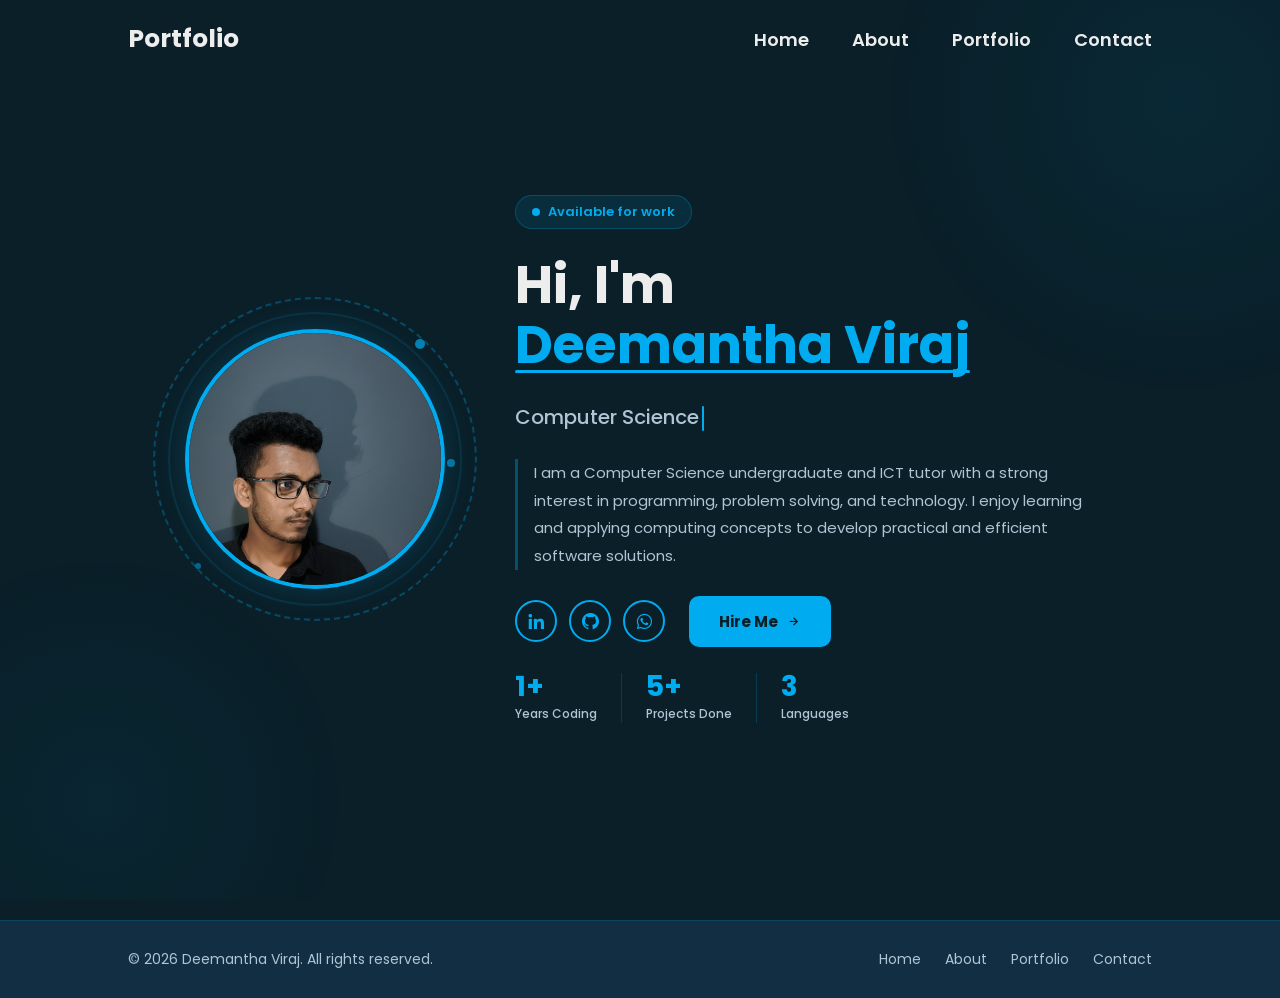
<file: index.html>
<!DOCTYPE html>
<html lang="en">
<head>
    <meta charset="UTF-8">
    <meta name="viewport" content="width=device-width, initial-scale=1.0">
    <title>Home | Deemantha Viraj</title>
    <link rel="icon" href="assets/images/my2.jpg" type="image/jpg">
    <link rel="stylesheet" href="css/style.css">
    <link href='https://unpkg.com/boxicons@2.1.4/css/boxicons.min.css' rel='stylesheet'>
    <style>
        
                
        .home {
            position: relative;
            z-index: 1;
            min-height: 100vh;
            display: flex;
            align-items: center;
            justify-content: center;
            padding: 78px 10% 60px;
            gap: 70px;
            flex-wrap: wrap;
        }

        .home-image {
            position: relative;
            flex: 0 0 auto;
            display: flex;
            align-items: center;
            justify-content: center;
            animation: fadeSlideLeft 1s ease 0.3s forwards;
            opacity: 0;
        }

        .home-image::before {
            content: '';
            position: absolute;
            width: 320px; height: 320px;
            border-radius: 50%;
            border: 2px dashed rgba(0,171,240,0.3);
            animation: spinRing 18s linear infinite;
        }

        .home-image::after {
            content: '';
            position: absolute;
            width: 290px; height: 290px;
            border-radius: 50%;
            border: 2px solid rgba(0,171,240,0.12);
            animation: spinRing 12s linear infinite reverse;
        }

        @keyframes spinRing {
            from { transform: rotate(0deg); }
            to   { transform: rotate(360deg); }
        }

        .home-image img {
            width: 260px;
            height: 260px;
            border-radius: 50%;
            object-fit: cover;
            object-position: top;
            border: 4px solid #00abf0;
            position: relative;
            z-index: 1;
            box-shadow: 0 0 30px rgba(0,171,240,0.2);
            transition: transform 0.4s ease, box-shadow 0.4s ease;
        }

        .home-image img:hover {
            transform: scale(1.05);
            box-shadow: 0 0 55px rgba(0,171,240,0.45);
        }

        .dot {
            position: absolute;
            border-radius: 50%;
            background: #00abf0;
            z-index: 2;
        }

        .dot-1 { width:10px; height:10px; top:10px; right:20px; opacity:0.7; animation: floatDot 3s ease-in-out infinite alternate; }
        .dot-2 { width:6px;  height:6px;  bottom:20px; left:10px; opacity:0.5; animation: floatDot 3s ease-in-out 1s infinite alternate; }
        .dot-3 { width:8px;  height:8px;  top:50%; right:-10px; opacity:0.6; animation: floatDot 3s ease-in-out 0.5s infinite alternate; }

        @keyframes floatDot {
            from { transform: translateY(0); }
            to   { transform: translateY(-14px); }
        }

        .home-content {
            flex: 1;
            min-width: 280px;
            max-width: 580px;
            display: flex;
            flex-direction: column;
            gap: 26px;
        }

        .greeting-badge {
            display: inline-flex;
            align-items: center;
            gap: 8px;
            background: rgba(0,171,240,0.1);
            border: 1px solid rgba(0,171,240,0.25);
            border-radius: 30px;
            padding: 6px 16px;
            font-size: 13px;
            font-weight: 600;
            color: #00abf0;
            width: fit-content;
            animation: fadeSlideRight 0.7s ease 0.4s forwards;
            opacity: 0;
        }

        .dot-pulse {
            width: 8px; height: 8px;
            background: #00abf0;
            border-radius: 50%;
            animation: pulseDot 1.5s infinite;
        }

        @keyframes pulseDot {
            0%,100% { opacity:1; transform:scale(1); }
            50%      { opacity:0.4; transform:scale(0.7); }
        }

        .home-content h1 {
            font-size: 52px;
            font-weight: 700;
            line-height: 1.15;
            animation: fadeSlideRight 0.8s ease 0.6s forwards;
            opacity: 0;
            margin: 0;
        }

        .name-highlight {
            color: #00abf0;
            position: relative;
            display: inline-block;
        }

        .name-highlight::after {
            content: '';
            position: absolute;
            bottom: 2px; left: 0;
            width: 100%;
            height: 3px;
            background: #00abf0;
            border-radius: 2px;
            transform: scaleX(0);
            transform-origin: left;
            animation: sweepLine 0.5s ease 1.6s forwards;
        }

        @keyframes sweepLine {
            to { transform: scaleX(1); }
        }

        .home-content h3 {
            font-size: 20px;
            font-weight: 500;
            color: #b0c4d3;
            min-height: 1.6em;
            display: flex;
            align-items: center;
            gap: 6px;
            margin: 0;
            animation: fadeSlideRight 0.8s ease 0.8s forwards;
            opacity: 0;
        }

        .role-text {
            display: inline-block;
            min-width: 320px;         /* wide enough for the longest role text */
        }

        .role-text::after {
            content: '';
            display: inline-block;
            width: 2px;
            height: 1.25em;
            background: #00abf0;
            -webkit-text-fill-color: initial;
            background-clip: initial;
            -webkit-background-clip: initial;
            border-radius: 1px;
            margin-left: 3px;
            vertical-align: middle;
            animation: blinkCursor 0.8s step-end infinite;
        }

        @keyframes blinkCursor {
            0%,100% { opacity:1; }
            50%      { opacity:0; }
        }

        .description {
            animation: fadeSlideRight 0.8s ease 1s forwards;
            opacity: 0;
        }

        .description p {
            font-size: 15px;
            color: #b0c4d3;
            line-height: 1.85;
            border-left: 3px solid rgba(0,171,240,0.35);
            padding-left: 16px;
            margin: 0;
        }

        .home-actions {
            display: flex;
            align-items: center;
            gap: 24px;
            flex-wrap: wrap;
            animation: fadeSlideRight 0.8s ease 1.2s forwards;
            opacity: 0;
        }

        .social-media {
            display: flex;
            gap: 12px;
        }

        .social-media a {
            position: relative;
            display: inline-flex;
            justify-content: center;
            align-items: center;
            width: 42px; height: 42px;
            border: 2px solid #00abf0;
            border-radius: 50%;
            font-size: 20px;
            color: #00abf0;
            text-decoration: none;
            z-index: 1;
            overflow: hidden;
            transition: transform 0.3s, color 0.3s;
        }

        .social-media a::before {
            content: '';
            position: absolute;
            top: 0; left: 0;
            width: 0; height: 100%;
            background: #00abf0;
            z-index: -1;
            transition: width 0.4s ease;
        }

        .social-media a:hover { color: #0a1f28; transform: translateY(-4px); }
        .social-media a:hover::before { width: 100%; }

        .hire-btn {
            display: inline-flex;
            align-items: center;
            gap: 8px;
            padding: 12px 28px;
            background: #00abf0;
            color: #0a1f28;
            border-radius: 10px;
            font-size: 15px;
            font-weight: 700;
            text-decoration: none;
            border: 2px solid #00abf0;
            font-family: 'Poppins', sans-serif;
            transition: background 0.3s, color 0.3s, transform 0.3s, gap 0.3s;
        }

        .hire-btn:hover {
            background: transparent;
            color: #00abf0;
            transform: translateY(-3px);
            gap: 12px;
        }

        .home-stats {
            display: flex;
            animation: fadeSlideRight 0.8s ease 1.4s forwards;
            opacity: 0;
        }

        .stat-item {
            display: flex;
            flex-direction: column;
            gap: 4px;
            padding: 0 24px 0 0;
            margin-right: 24px;
            border-right: 1px solid rgba(0,171,240,0.2);
        }

        .stat-item:last-child {
            border-right: none;
            padding-right: 0;
            margin-right: 0;
        }

        .stat-num {
            font-size: 28px;
            font-weight: 700;
            color: #00abf0;
            line-height: 1;
        }

        .stat-label {
            font-size: 12px;
            color: #b0c4d3;
            font-weight: 500;
        }

    @media (max-width: 900px) {
        .home {
            flex-direction: column-reverse;
            text-align: center;
            gap: 40px;
            padding: 100px 5% 60px;
        }

        .home-content { align-items: center; max-width: 100%; }
        .home-content h1 { font-size: 36px; }
        .home-content h3 { justify-content: center; font-size: 17px; }
        .description p { text-align: left; }
        .home-actions { justify-content: center; }
        .home-stats { justify-content: center; }
        .home-image::before { width:260px; height:260px; }
        .home-image::after  { width:236px; height:236px; }
        .home-image img { width:210px; height:210px; }
        .role-text {min-width: 200px;}
}
    </style>
</head>
<body>

    <div class="bg-glow"></div>

    <header class="header">
        <a href="index.html" class="logo">Portfolio</a>
        <button class="menu-btn" id="menuBtn" aria-label="Toggle menu" aria-expanded="false">
            <span class="bar"></span>
            <span class="bar"></span>
            <span class="bar"></span>
        </button>
        <nav class="navbar" id="navbar">
            <a href="index.html">Home</a>
            <a href="pages/about.html">About</a>
            <a href="pages/portfolio.html">Portfolio</a>
            <a href="pages/contact.html">Contact</a>
        </nav>
    </header>

<!-- Overlay -->
<div class="nav-overlay" id="navOverlay"></div>

    <main>
        <section class="home">

            <!-- Profile Image -->
            <div class="home-image">
                <span class="dot dot-1"></span>
                <span class="dot dot-2"></span>
                <span class="dot dot-3"></span>
                <img src="assets/images/my1.png" alt="Deemantha Viraj">
            </div>

            <!-- Content -->
            <div class="home-content">

                <div class="greeting-badge">
                    <span class="dot-pulse"></span>
                    Available for work
                </div>

                <h1>Hi, I'm <span class="name-highlight">Deemantha Viraj</span></h1>

                <h3>
                    <span class="role-text"></span>
                </h3>

                <div class="description">
                    <p>I am a Computer Science undergraduate and ICT tutor with a strong interest in
                        programming, problem solving, and technology. I enjoy learning and applying
                        computing concepts to develop practical and efficient software solutions.</p>
                </div>

                <div class="home-actions">
                    <div class="social-media">
                        <a href="https://www.linkedin.com/in/deemantha-viraj/" target="_blank" aria-label="LinkedIn">
                            <i class='bx bxl-linkedin'></i>
                        </a>
                        <a href="https://github.com/DEEMaviraj" target="_blank" aria-label="GitHub">
                            <i class='bx bxl-github'></i>
                        </a>
                        <a href="https://wa.me/94784197946" target="_blank" aria-label="WhatsApp">
                            <i class='bx bxl-whatsapp'></i>
                        </a>
                    </div>
                    <a href="pages/contact.html" class="hire-btn">
                        Hire Me <i class='bx bx-right-arrow-alt'></i>
                    </a>
                </div>

                <div class="home-stats">
                    <div class="stat-item">
                        <span class="stat-num">1+</span>
                        <span class="stat-label">Years Coding</span>
                    </div>
                    <div class="stat-item">
                        <span class="stat-num">5+</span>
                        <span class="stat-label">Projects Done</span>
                    </div>
                    <div class="stat-item">
                        <span class="stat-num">3</span>
                        <span class="stat-label">Languages</span>
                    </div>
                </div>

            </div>
        </section>
    </main>

    <footer class="footer">
        <p>&copy; 2026 Deemantha Viraj. All rights reserved.</p>
        <nav class="footer-nav">
            <a href="index.html">Home</a>
            <a href="pages/about.html">About</a>
            <a href="pages/portfolio.html">Portfolio</a>
            <a href="pages/contact.html">Contact</a>
        </nav>
    </footer>

    <script src="js/script.js"></script>
</body>
</html>
</file>
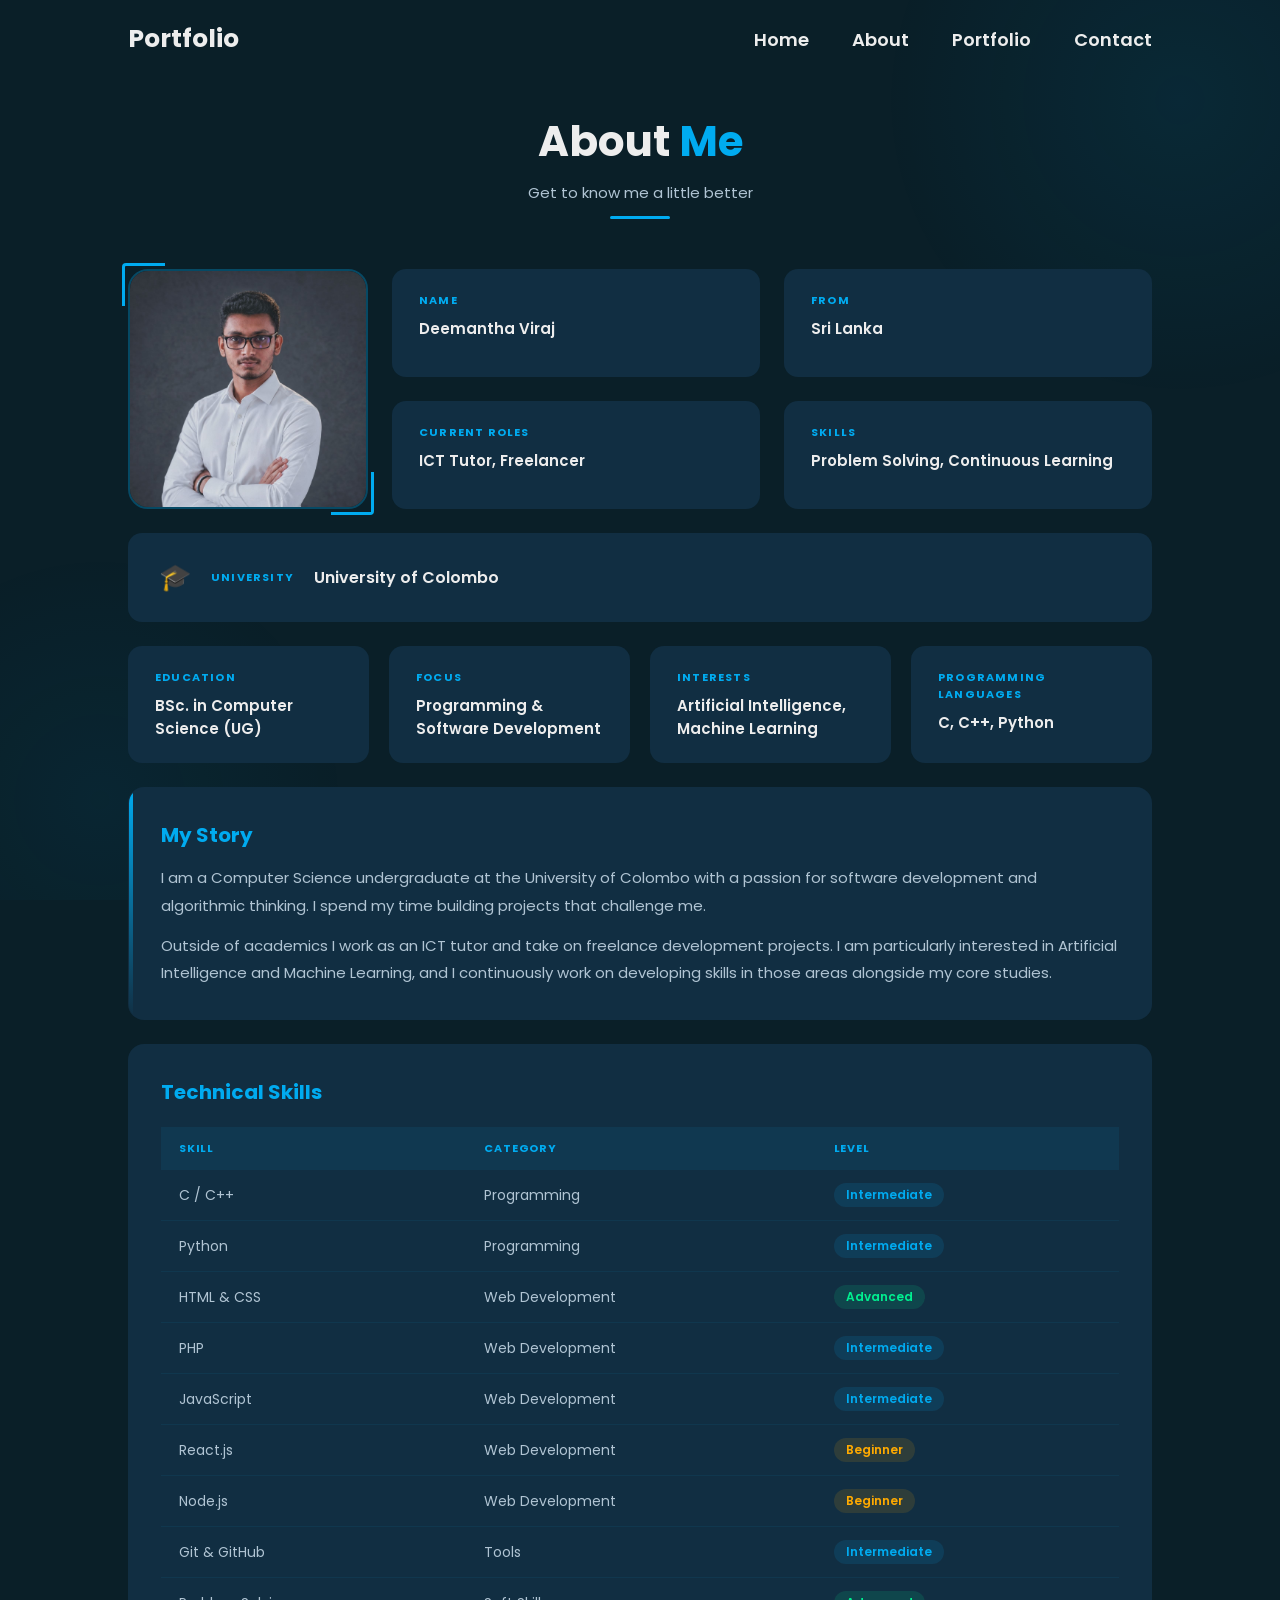
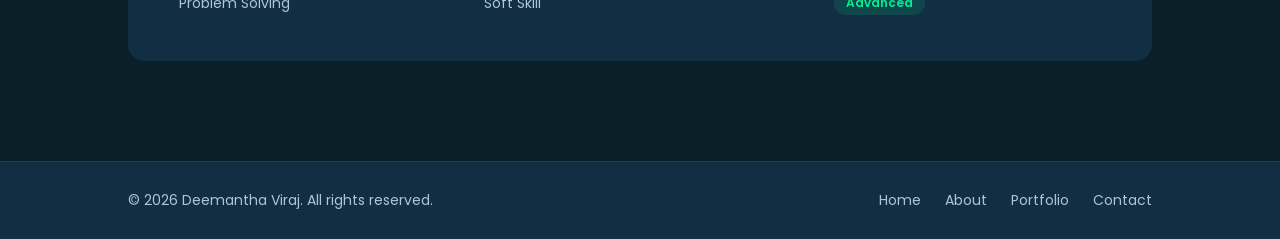
<file: pages/about.html>
<!DOCTYPE html>
<html lang="en">
<head>
    <meta charset="UTF-8">
    <meta name="viewport" content="width=device-width, initial-scale=1.0">
    <title>About | Deemantha Viraj</title>
    <link rel="icon" href="../assets/images/my2.jpg" type="image/jpg">
    <link rel="stylesheet" href="../css/style.css">
    <style>

        /* Layout */
        .about {
            position: relative;
            z-index: 1;
            padding: 110px 10% 80px;
        }

        /*  Page heading */
        .about-heading {
            text-align: center;
            margin-bottom: 50px;
            animation: fadeDown 0.7s ease forwards;
            opacity: 0;
        }

        .about-heading h1 {
            font-size: 42px;
            font-weight: 700;
            margin-bottom: 8px;
        }

        .about-heading h1 span { color: #00abf0; }

        .about-heading p {
            font-size: 15px;
            color: #b0c4d3;
        }

        .heading-line {
            width: 60px;
            height: 3px;
            background: #00abf0;
            border-radius: 2px;
            margin: 12px auto 0;
            transform: scaleX(0);
            transform-origin: center;
            animation: expandLine 0.6s ease 0.5s forwards;
        }

        @keyframes expandLine {
            to { transform: scaleX(1); }
        }

        /*  Container  */
        .about-container {
            display: flex;
            flex-direction: column;
            gap: 24px;
            max-width: 1100px;
            margin: 0 auto;
        }

        /* ── ROW 1: Image + 2x2 ── */
        .intro-row {
            display: flex;
            align-items: stretch;
            gap: 24px;
            animation: fadeSlideUp 0.7s ease 0.2s forwards;
            opacity: 0;
        }

        .about-image {
            flex: 0 0 auto;
            position: relative;
        }

        .about-image img {
            width: 240px;
            height: 100%;
            object-fit: cover;
            object-position: top;
            border-radius: 20px;
            display: block;
            border: 2px solid rgba(0,171,240,0.3);
            transition: transform 0.4s ease, box-shadow 0.4s ease, border 0.4s ease;
        }

        .about-image img:hover {
            transform: translateY(-6px);
            box-shadow: 0 16px 40px rgba(0,171,240,0.25);
            border-color: #00abf0;
        }

        /* Corner accent brackets */
        .about-image::before {
            content: '';
            position: absolute;
            top: -6px; left: -6px;
            width: 40px; height: 40px;
            border-top: 3px solid #00abf0;
            border-left: 3px solid #00abf0;
            border-radius: 4px 0 0 0;
            transition: width 0.3s, height 0.3s;
        }

        .about-image::after {
            content: '';
            position: absolute;
            bottom: -6px; right: -6px;
            width: 40px; height: 40px;
            border-bottom: 3px solid #00abf0;
            border-right: 3px solid #00abf0;
            border-radius: 0 0 4px 0;
            transition: width 0.3s, height 0.3s;
        }

        .about-image:hover::before,
        .about-image:hover::after {
            width: 60px; height: 60px;
        }

        .intro-column {
            flex: 1;
            display: flex;
            flex-direction: column;
            gap: 24px;
        }

        .intro-grid-row {
            display: flex;
            gap: 24px;
            flex: 1;
        }

        .intro-grid-row .info-box { flex: 1; }

        /* ── Info boxes ── */
        .info-box {
            background: #112e42;
            padding: 22px 26px;
            border-radius: 14px;
            border: 1px solid transparent;
            transition: transform 0.3s ease, border 0.3s ease, box-shadow 0.3s ease;
            position: relative;
            overflow: hidden;
        }

        /* Shimmer sweep on hover */
        .info-box::before {
            content: '';
            position: absolute;
            top: 0; left: -100%;
            width: 60%; height: 100%;
            background: linear-gradient(90deg, transparent, rgba(0,171,240,0.06), transparent);
            transition: left 0.5s ease;
        }

        .info-box:hover::before { left: 150%; }

        .info-box:hover {
            transform: translateY(-5px);
            border-color: rgba(0,171,240,0.4);
            box-shadow: 0 8px 24px rgba(0,171,240,0.1);
        }

        .info-box h3 {
            font-size: 11px;
            font-weight: 700;
            color: #00abf0;
            text-transform: uppercase;
            letter-spacing: 1.2px;
            margin-bottom: 8px;
        }

        .info-box p {
            font-size: 15px;
            font-weight: 600;
            color: #ededed;
            margin: 0;
        }

        /* ROW 2: University full width */
        .full-box {
            animation: fadeSlideUp 0.7s ease 0.4s forwards;
            opacity: 0;
        }

        .full-box .info-box {
            display: flex;
            align-items: center;
            gap: 20px;
            padding: 24px 30px;
        }

        .full-box .info-box h3 { margin-bottom: 0; white-space: nowrap; }

        .full-box .info-box p { font-size: 16px; }

        .univ-icon { font-size: 26px; flex-shrink: 0; }

        /*  ROW 3: 4 boxes */
        .about-info {
            display: flex;
            gap: 20px;
            flex-wrap: wrap;
            animation: fadeSlideUp 0.7s ease 0.6s forwards;
            opacity: 0;
        }

        .about-info .info-box { flex: 1; min-width: 180px; }

        /* ── Bio ── */
        .about-bio {
            background: #112e42;
            border-radius: 16px;
            padding: 32px;
            border: 1px solid transparent;
            transition: border 0.3s;
            animation: fadeSlideUp 0.7s ease 0.8s forwards;
            opacity: 0;
            position: relative;
            overflow: hidden;
        }

        .about-bio:hover { border-color: rgba(0,171,240,0.3); }

        /* Left accent bar */
        .about-bio::before {
            content: '';
            position: absolute;
            top: 0; left: 0;
            width: 4px; height: 100%;
            background: linear-gradient(180deg, #00abf0, transparent);
            border-radius: 2px 0 0 2px;
        }

        .about-bio h3 {
            font-size: 20px;
            font-weight: 700;
            color: #00abf0;
            margin-bottom: 14px;
        }

        .about-bio p {
            font-size: 15px;
            color: #b0c4d3;
            line-height: 1.85;
            margin: 0 0 12px;
        }

        .about-bio p:last-child { margin-bottom: 0; }

        /* Skills table */
        .skills-wrapper {
            background: #112e42;
            border-radius: 16px;
            padding: 32px;
            overflow-x: auto;
            animation: fadeSlideUp 0.7s ease 1s forwards;
            opacity: 0;
            border: 1px solid transparent;
            transition: border 0.3s;
        }

        .skills-wrapper:hover { border-color: rgba(0,171,240,0.2); }

        .skills-wrapper h3 {
            font-size: 20px;
            font-weight: 700;
            color: #00abf0;
            margin-bottom: 20px;
        }

        .skills-table {
            width: 100%;
            border-collapse: collapse;
            font-size: 14px;
        }

        .skills-table thead tr {
            background: rgba(0,171,240,0.08);
        }

        .skills-table th {
            padding: 13px 18px;
            text-align: left;
            font-size: 11px;
            font-weight: 700;
            color: #00abf0;
            text-transform: uppercase;
            letter-spacing: 0.8px;
        }

        .skills-table td {
            padding: 13px 18px;
            color: #b0c4d3;
            border-bottom: 1px solid rgba(0,171,240,0.07);
            transition: background 0.2s, color 0.2s;
        }

        .skills-table tbody tr:hover td {
            background: rgba(0,171,240,0.04);
            color: #ededed;
        }

        .skills-table tbody tr:last-child td { border-bottom: none; }

        .level {
            display: inline-block;
            padding: 3px 12px;
            border-radius: 20px;
            font-size: 12px;
            font-weight: 600;
        }

        .level.beginner     { background: rgba(255,170,0,0.12);  color: #ffaa00; }
        .level.intermediate { background: rgba(0,171,240,0.12);  color: #00abf0; }
        .level.advanced     { background: rgba(0,240,144,0.12);  color: #00f090; }

        /* Keyframes */
        @keyframes fadeDown {
            from { opacity: 0; transform: translateY(-24px); }
            to   { opacity: 1; transform: translateY(0); }
        }

        @keyframes fadeSlideUp {
            from { opacity: 0; transform: translateY(30px); }
            to   { opacity: 1; transform: translateY(0); }
        }

        /* Responsive */
        @media (max-width: 900px) {
            .intro-row { flex-direction: column; align-items: center; }
            .about-image img { width: 100%; max-width: 280px; height: 280px; }
            .intro-column { width: 100%; }
        }

        @media (max-width: 768px) {
            .about { padding: 100px 5% 60px; }
            .about-heading h1 { font-size: 28px; }
            .intro-grid-row { flex-direction: column; }
            .about-info { flex-direction: column; }
            .about-bio, .skills-wrapper { padding: 22px; }
            .full-box .info-box { flex-direction: column; align-items: flex-start; gap: 8px; }
        }
    </style>
</head>
<body>

    <div class="bg-glow"></div>

    <header class="header">
        <a href="../index.html" class="logo">Portfolio</a>
        <button class="menu-btn" id="menuBtn" aria-label="Toggle menu" aria-expanded="false">
            <span class="bar"></span>
            <span class="bar"></span>
            <span class="bar"></span>
        </button>
        <nav class="navbar" id="navbar">
            <a href="../index.html">Home</a>
            <a href="about.html">About</a>
            <a href="portfolio.html">Portfolio</a>
            <a href="contact.html">Contact</a>
        </nav>
    </header>

<!-- Overlay -->
<div class="nav-overlay" id="navOverlay"></div>

    <main>
        <section class="about">

            <div class="about-heading">
                <h1>About <span>Me</span></h1>
                <p>Get to know me a little better</p>
                <div class="heading-line"></div>
            </div>

            <div class="about-container">

                <!-- Row 1: Image + 2x2 grid -->
                <div class="intro-row">
                    <div class="about-image">
                        <img src="../assets/images/my2.jpg" alt="Deemantha Viraj">
                    </div>
                    <div class="intro-column">
                        <div class="intro-grid-row">
                            <div class="info-box">
                                <h3>Name</h3>
                                <p>Deemantha Viraj</p>
                            </div>
                            <div class="info-box">
                                <h3>From</h3>
                                <p>Sri Lanka</p>
                            </div>
                        </div>
                        <div class="intro-grid-row">
                            <div class="info-box">
                                <h3>Current Roles</h3>
                                <p>ICT Tutor, Freelancer</p>
                            </div>
                            <div class="info-box">
                                <h3>Skills</h3>
                                <p>Problem Solving, Continuous Learning</p>
                            </div>
                        </div>
                    </div>
                </div>

                <!-- Row 2: University full width -->
                <div class="full-box">
                    <div class="info-box full-width">
                        <span class="univ-icon">🎓</span>
                        <h3>University</h3>
                        <p>University of Colombo</p>
                    </div>
                </div>

                <!-- Row 3: 4 info boxes -->
                <div class="about-info">
                    <div class="info-box">
                        <h3>Education</h3>
                        <p>BSc. in Computer Science (UG)</p>
                    </div>
                    <div class="info-box">
                        <h3>Focus</h3>
                        <p>Programming &amp; Software Development</p>
                    </div>
                    <div class="info-box">
                        <h3>Interests</h3>
                        <p>Artificial Intelligence, Machine Learning</p>
                    </div>
                    <div class="info-box">
                        <h3>Programming Languages</h3>
                        <p>C, C++, Python</p>
                    </div>
                </div>

                <!-- Bio -->
                <div class="about-bio">
                    <h3>My Story</h3>
                    <p>
                        I am a Computer Science undergraduate at the University of Colombo with a passion for
                        software development and algorithmic thinking. I spend my time building projects that
                        challenge me.
                    </p>
                    <p>
                        Outside of academics I work as an ICT tutor and take on freelance development projects.
                        I am particularly interested in Artificial Intelligence and Machine Learning, and I
                        continuously work on developing skills in those areas alongside my core studies.
                    </p>
                </div>

                <!-- Skills table -->
                <div class="skills-wrapper">
                    <h3>Technical Skills</h3>
                    <table class="skills-table">
                        <thead>
                            <tr>
                                <th>Skill</th>
                                <th>Category</th>
                                <th>Level</th>
                            </tr>
                        </thead>
                        <tbody>
                            <tr>
                                <td>C / C++</td>
                                <td>Programming</td>
                                <td><span class="level intermediate">Intermediate</span></td>
                            </tr>
                            <tr>
                                <td>Python</td>
                                <td>Programming</td>
                                <td><span class="level intermediate">Intermediate</span></td>
                            </tr>
                            <tr>
                                <td>HTML &amp; CSS</td>
                                <td>Web Development</td>
                                <td><span class="level advanced">Advanced</span></td>
                            </tr>
                            <tr>
                                <td>PHP</td>
                                <td>Web Development</td>
                                <td><span class="level intermediate">Intermediate</span></td>
                            </tr>
                            <tr>
                                <td>JavaScript</td>
                                <td>Web Development</td>
                                <td><span class="level intermediate">Intermediate</span></td>
                            </tr>
                            <tr>
                                <td>React.js</td>
                                <td>Web Development</td>
                                <td><span class="level beginner">Beginner</span></td>
                            </tr>
                            <tr>
                                <td>Node.js</td>
                                <td>Web Development</td>
                                <td><span class="level beginner">Beginner</span></td>
                            </tr>
                            <tr>
                                <td>Git &amp; GitHub</td>
                                <td>Tools</td>
                                <td><span class="level intermediate">Intermediate</span></td>
                            </tr>
                            <tr>
                                <td>Problem Solving</td>
                                <td>Soft Skill</td>
                                <td><span class="level advanced">Advanced</span></td>
                            </tr>
                        </tbody>
                    </table>
                </div>

            </div>
        </section>
    </main>

    <footer class="footer">
        <p>&copy; 2026 Deemantha Viraj. All rights reserved.</p>
        <nav class="footer-nav">
            <a href="../index.html">Home</a>
            <a href="about.html">About</a>
            <a href="portfolio.html">Portfolio</a>
            <a href="contact.html">Contact</a>
        </nav>
    </footer>

    <script src="../js/script.js"></script>
    
</body>
</html>
</file>
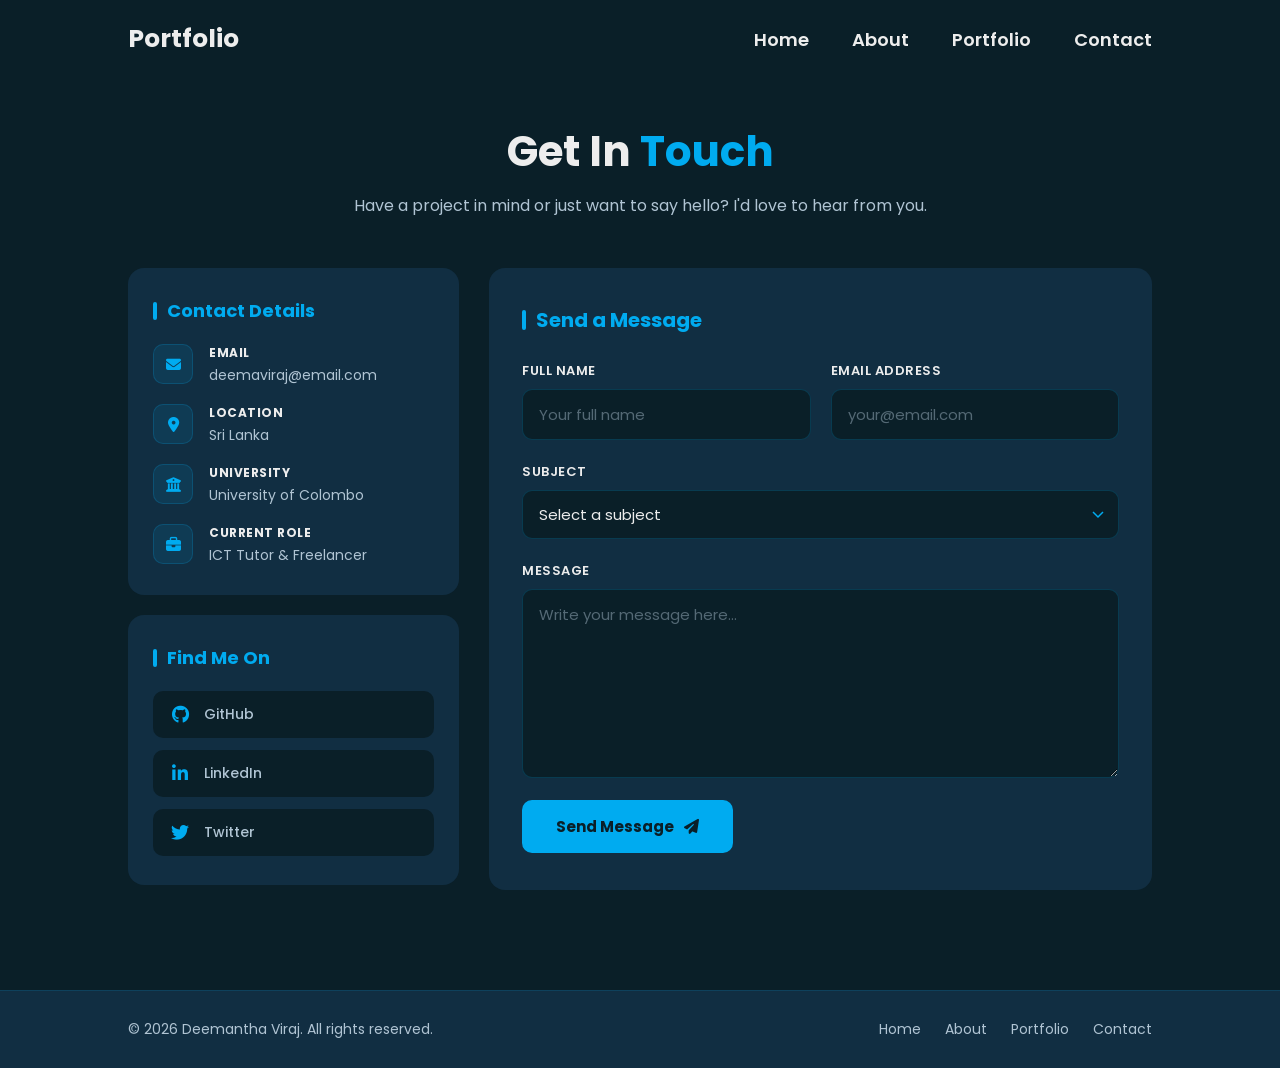
<file: pages/contact.html>
<!DOCTYPE html>
<html lang="en">
<head>
    <meta charset="UTF-8">
    <meta name="viewport" content="width=device-width, initial-scale=1.0">
    <title>Contact | Deemantha Viraj</title>
    <link rel="icon" href="../assets/images/my2.jpg" type="image/jpg">
    <link rel="stylesheet" href="../css/style.css">
    <link rel="stylesheet" href="https://cdnjs.cloudflare.com/ajax/libs/font-awesome/6.5.0/css/all.min.css">
    <style>

        .contact {
            padding: 120px 10% 80px;
        }

        .contact-heading {
            text-align: center;
            margin-bottom: 50px;
            animation: slideDown 0.8s ease forwards;
        }

        .contact-heading h1 {
            font-size: 42px;
            font-weight: 700;
            margin-bottom: 10px;
        }

        .contact-heading h1 span {
            color: #00abf0;
        }

        .contact-heading p {
            font-size: 16px;
            color: #b0c4d3;
        }

        /*Main Layout*/
        .contact-container {
            display: flex;
            gap: 30px;
            flex-wrap: wrap;
            max-width: 1100px;
            margin: 0 auto;
            animation: slideDown 0.8s ease 0.2s forwards;
            opacity: 0;
        }

        /*Left: Info Panel*/
        .contact-info {
            flex: 1;
            min-width: 260px;
            display: flex;
            flex-direction: column;
            gap: 20px;
        }

        .info-card {
            background: #112e42;
            border-radius: 16px;
            padding: 28px 24px;
            border: 1px solid transparent;
            transition: transform 0.3s, border 0.3s;
        }

        .info-card:hover {
            transform: translateY(-4px);
            border-color: #00abf033;
        }

        .info-card h3 {
            font-size: 18px;
            font-weight: 700;
            color: #00abf0;
            margin-bottom: 20px;
            display: flex;
            align-items: center;
            gap: 10px;
        }

        .info-card h3::before {
            content: '';
            display: inline-block;
            width: 4px;
            height: 18px;
            background: #00abf0;
            border-radius: 2px;
        }

        .contact-list {
            display: flex;
            flex-direction: column;
            gap: 18px;
            list-style: none;
            padding: 0;
            margin: 0;
        }

        .contact-list li {
            display: flex;
            align-items: flex-start;
            gap: 16px;
        }

        .contact-icon {
            width: 40px;
            height: 40px;
            border-radius: 10px;
            background: rgba(0, 171, 240, 0.1);
            border: 1px solid rgba(0, 171, 240, 0.2);
            display: flex;
            align-items: center;
            justify-content: center;
            font-size: 15px;
            color: #00abf0;
            flex-shrink: 0;
            transition: background 0.3s, color 0.3s;
        }

        .contact-list li:hover .contact-icon {
            background: #00abf0;
            color: #0a1f28;
        }

        .contact-detail {
            display: flex;
            flex-direction: column;
            gap: 3px;
        }

        .contact-detail strong {
            font-size: 12px;
            font-weight: 700;
            color: #ededed;
            text-transform: uppercase;
            letter-spacing: 0.5px;
        }

        .contact-detail a,
        .contact-detail span {
            font-size: 14px;
            color: #b0c4d3;
            text-decoration: none;
            transition: color 0.3s;
        }

        .contact-detail a:hover { color: #00abf0; }

        /* Social card */
        .social-card {
            background: #112e42;
            border-radius: 16px;
            padding: 28px 24px;
            border: 1px solid transparent;
            transition: transform 0.3s, border 0.3s;
        }

        .social-card:hover {
            transform: translateY(-4px);
            border-color: #00abf033;
        }

        .social-card h3 {
            font-size: 18px;
            font-weight: 700;
            color: #00abf0;
            margin-bottom: 20px;
            display: flex;
            align-items: center;
            gap: 10px;
        }

        .social-card h3::before {
            content: '';
            display: inline-block;
            width: 4px;
            height: 18px;
            background: #00abf0;
            border-radius: 2px;
        }

        .social-links {
            display: flex;
            flex-direction: column;
            gap: 12px;
        }

        .social-link {
            display: flex;
            align-items: center;
            gap: 14px;
            padding: 12px 16px;
            background: #0a1f28;
            border-radius: 10px;
            text-decoration: none;
            border: 1px solid transparent;
            transition: border 0.3s, transform 0.3s;
        }

        .social-link:hover {
            border-color: #00abf0;
            transform: translateX(4px);
        }

        .social-link i {
            font-size: 18px;
            color: #00abf0;
            width: 20px;
            text-align: center;
        }

        .social-link span {
            font-size: 14px;
            font-weight: 500;
            color: #b0c4d3;
            transition: color 0.3s;
        }

        .social-link:hover span { color: #00abf0; }

        /* Right: Form  */
        .contact-form-wrapper {
            flex: 2;
            min-width: 300px;
        }

        .contact-form {
            background: #112e42;
            border-radius: 16px;
            padding: 36px 32px;
            display: flex;
            flex-direction: column;
            gap: 22px;
            border: 1px solid transparent;
            transition: border 0.3s;
            box-sizing: border-box;
        }

        .contact-form:hover { border-color: rgba(0, 171, 240, 0.2); }

        .form-title {
            font-size: 20px;
            font-weight: 700;
            color: #00abf0;
            display: flex;
            align-items: center;
            gap: 10px;
            margin-bottom: 4px;
        }

        .form-title::before {
            content: '';
            display: inline-block;
            width: 4px;
            height: 20px;
            background: #00abf0;
            border-radius: 2px;
        }

        /* Two column row */
        .form-row {
            display: flex;
            gap: 20px;
        }

        .form-row .form-group { flex: 1; }

        .form-group {
            display: flex;
            flex-direction: column;
            gap: 8px;
        }

        .form-group label {
            font-size: 13px;
            font-weight: 600;
            color: #ededed;
            text-transform: uppercase;
            letter-spacing: 0.5px;
        }

        .form-group input,
        .form-group select,
        .form-group textarea {
            background: #0a1f28;
            border: 1px solid rgba(0, 171, 240, 0.2);
            border-radius: 10px;
            padding: 13px 16px;
            font-size: 15px;
            font-family: 'Poppins', sans-serif;
            color: #ededed;
            outline: none;
            transition: border 0.3s, box-shadow 0.3s;
            resize: vertical;
            width: 100%;
            box-sizing: border-box;
        }

        .form-group select {
            appearance: none;
            cursor: pointer;
            background-image: url("data:image/svg+xml,%3Csvg xmlns='http://www.w3.org/2000/svg' width='12' height='8' viewBox='0 0 12 8'%3E%3Cpath d='M1 1l5 5 5-5' stroke='%2300abf0' stroke-width='1.5' fill='none'/%3E%3C/svg%3E");
            background-repeat: no-repeat;
            background-position: right 14px center;
            padding-right: 36px;
        }

        .form-group select option {
            background: #112e42;
            color: #ededed;
        }

        .form-group input:focus,
        .form-group select:focus,
        .form-group textarea:focus {
            border-color: #00abf0;
            box-shadow: 0 0 0 3px rgba(0, 171, 240, 0.1);
        }

        .form-group input::placeholder,
        .form-group textarea::placeholder {
            color: rgba(176, 196, 211, 0.45);
        }

        .submit-btn {
            align-self: flex-start;
            display: inline-flex;
            align-items: center;
            gap: 10px;
            padding: 13px 32px;
            background: #00abf0;
            color: #0a1f28;
            border-radius: 10px;
            font-size: 15px;
            font-weight: 700;
            font-family: 'Poppins', sans-serif;
            border: 2px solid #00abf0;
            cursor: pointer;
            transition: background 0.3s, color 0.3s, gap 0.3s;
        }

        .submit-btn:hover {
            background: transparent;
            color: #00abf0;
            gap: 14px;
        }

        /* Responsive */
        @media (max-width: 768px) {
            .contact { padding: 100px 5% 60px; }
            .contact-heading h1 { font-size: 28px; }
            .contact-container { flex-direction: column; }
            .form-row { flex-direction: column; gap: 22px; }
            .contact-form { padding: 24px 20px; }
            .submit-btn { align-self: stretch; justify-content: center; }
        }
    </style>
</head>
<body>

    <header class="header">
        <a href="../index.html" class="logo">Portfolio</a>
        <button class="menu-btn" id="menuBtn" aria-label="Toggle menu" aria-expanded="false">
            <span class="bar"></span>
            <span class="bar"></span>
            <span class="bar"></span>
        </button>
        <nav class="navbar" id="navbar">
            <a href="../index.html">Home</a>
            <a href="about.html">About</a>
            <a href="portfolio.html">Portfolio</a>
            <a href="contact.html">Contact</a>
        </nav>
        <div class="nav-overlay" id="navOverlay"></div>
    </header>

    <!-- Overlay -->
    <div class="nav-overlay" id="navOverlay"></div>

    <main>
        <section class="contact">

            <div class="contact-heading">
                <h1>Get In <span>Touch</span></h1>
                <p>Have a project in mind or just want to say hello? I'd love to hear from you.</p>
            </div>

            <div class="contact-container">

                <!-- Left: Info + Social -->
                <aside class="contact-info">

                    <div class="info-card">
                        <h3>Contact Details</h3>
                        <ul class="contact-list">
                            <li>
                                <div class="contact-icon"><i class="fas fa-envelope"></i></div>
                                <div class="contact-detail">
                                    <strong>Email</strong>
                                    <a href="mailto:deemaviraj@email.com">deemaviraj@email.com</a>
                                </div>
                            </li>
                            <li>
                                <div class="contact-icon"><i class="fas fa-map-marker-alt"></i></div>
                                <div class="contact-detail">
                                    <strong>Location</strong>
                                    <span>Sri Lanka</span>
                                </div>
                            </li>
                            <li>
                                <div class="contact-icon"><i class="fas fa-university"></i></div>
                                <div class="contact-detail">
                                    <strong>University</strong>
                                    <span>University of Colombo</span>
                                </div>
                            </li>
                            <li>
                                <div class="contact-icon"><i class="fas fa-briefcase"></i></div>
                                <div class="contact-detail">
                                    <strong>Current Role</strong>
                                    <span>ICT Tutor &amp; Freelancer</span>
                                </div>
                            </li>
                        </ul>
                    </div>

                    <div class="social-card">
                        <h3>Find Me On</h3>
                        <div class="social-links">
                            <a href="https://github.com/DEEMaviraj"" target="_blank" class="social-link">
                                <i class="fab fa-github"></i>
                                <span>GitHub</span>
                            </a>
                            <a href="https://www.linkedin.com/in/deemantha-viraj/" target="_blank" class="social-link">
                                <i class="fab fa-linkedin-in"></i>
                                <span>LinkedIn</span>
                            </a>
                            <a href="https://x.com/DeemanthaV" target="_blank" class="social-link">
                                <i class="fab fa-twitter"></i>
                                <span>Twitter</span>
                            </a>
                        </div>
                    </div>

                </aside>

                <!Right Form>
                <div class="contact-form-wrapper">
                    <form class="contact-form" action="https://formspree.io/f/xvzyajka" method="POST" novalidate>

                        <p class="form-title">Send a Message</p>

                        <div class="form-row">
                            <div class="form-group">
                                <label for="name">Full Name</label>
                                <input
                                    type="text"
                                    id="name"
                                    name="name"
                                    placeholder="Your full name"
                                    required
                                    autocomplete="name"
                                >
                            </div>
                            <div class="form-group">
                                <label for="email">Email Address</label>
                                <input
                                    type="email"
                                    id="email"
                                    name="email"
                                    placeholder="your@email.com"
                                    required
                                    autocomplete="email"
                                >
                            </div>
                        </div>

                        <div class="form-group">
                            <label for="subject">Subject</label>
                            <select id="subject" name="subject" required>
                                <option value="" disabled selected>Select a subject</option>
                                <option value="hire">Hiring / Freelance Work</option>
                                <option value="collab">Collaboration</option>
                                <option value="tuition">ICT Tuition</option>
                                <option value="feedback">Feedback</option>
                                <option value="other">Other</option>
                            </select>
                        </div>

                        <div class="form-group">
                            <label for="message">Message</label>
                            <textarea
                                id="message"
                                name="message"
                                rows="7"
                                placeholder="Write your message here..."
                                required
                            ></textarea>
                        </div>

                        <button type="submit" class="submit-btn">
                            Send Message <i class="fas fa-paper-plane"></i>
                        </button>

                    </form>
                </div>

            </div>
        </section>
    </main>

    <footer class="footer">
        <p>&copy; 2026 Deemantha Viraj. All rights reserved.</p>
        <nav class="footer-nav">
            <a href="../index.html">Home</a>
            <a href="about.html">About</a>
            <a href="portfolio.html">Portfolio</a>
            <a href="contact.html">Contact</a>
        </nav>
    </footer>

    <script src="../js/script.js"></script>

</body>
</html>
</file>
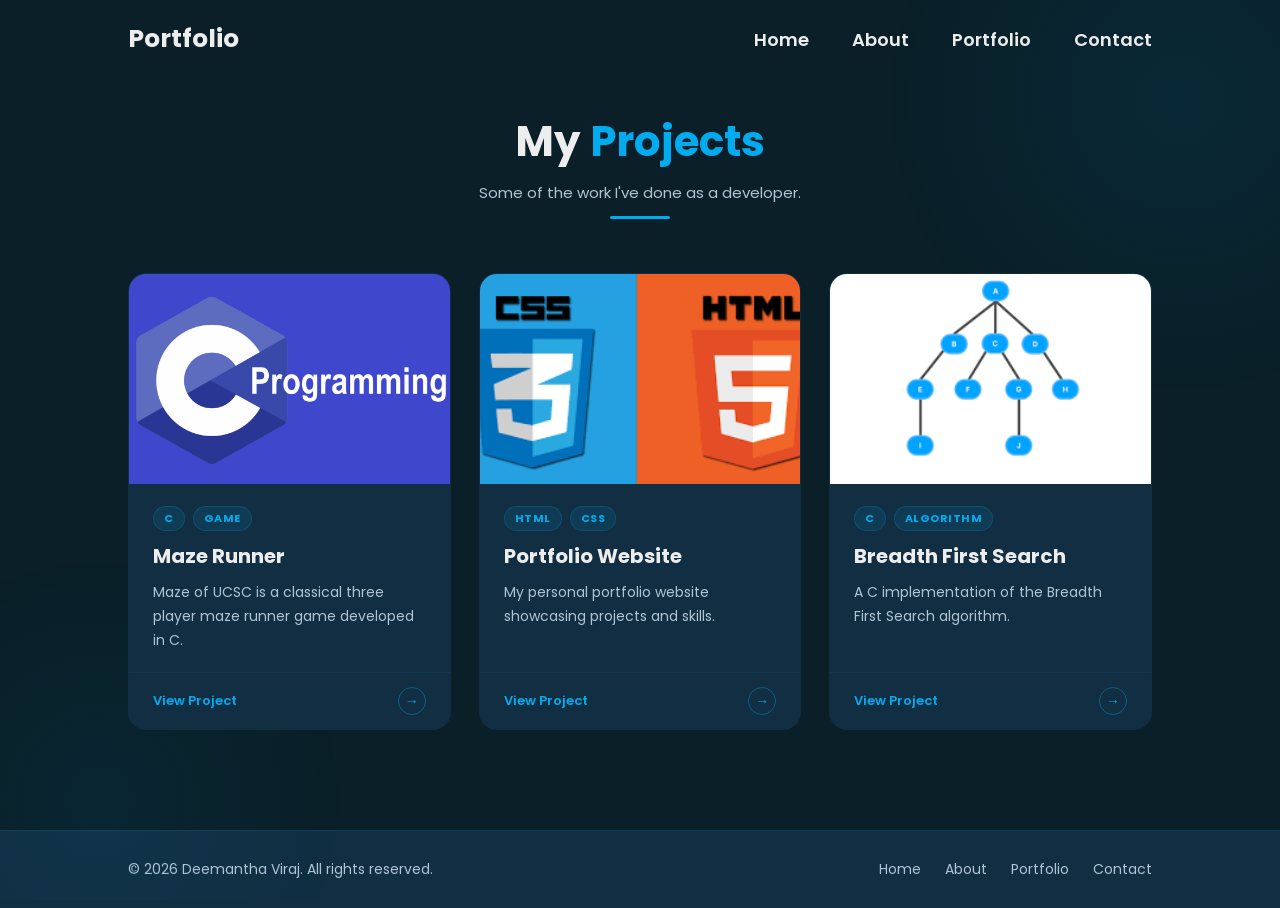
<file: pages/portfolio.html>
<!DOCTYPE html>
<html lang="en">
<head>
    <meta charset="UTF-8">
    <meta name="viewport" content="width=device-width, initial-scale=1.0">
    <title>Portfolio | Deemantha Viraj</title>
    <link rel="icon" href="../assets/images/my2.jpg" type="image/jpg">
    <link rel="stylesheet" href="../css/style.css">
    <style>

        /*  Page layout */
        .portfolio {
            position: relative;
            z-index: 1;
            padding: 110px 10% 80px;
        }

        /* Heading */
        .portfolio-intro {
            text-align: center;
            margin-bottom: 54px;
            animation: fadeDown 0.7s ease forwards;
            opacity: 0;
        }

        .portfolio-intro h1 {
            font-size: 42px;
            font-weight: 700;
            margin-bottom: 8px;
        }

        .portfolio-intro h1 span { color: #00abf0; }

        .portfolio-intro p {
            font-size: 15px;
            color: #b0c4d3;
        }

        .heading-line {
            width: 60px;
            height: 3px;
            background: #00abf0;
            border-radius: 2px;
            margin: 12px auto 0;
            transform: scaleX(0);
            transform-origin: center;
            animation: expandLine 0.6s ease 0.5s forwards;
        }

        @keyframes expandLine {
            to { transform: scaleX(1); }
        }

        /* Grid */
        .portfolio-grid {
            display: grid;
            grid-template-columns: repeat(auto-fit, minmax(300px, 1fr));
            gap: 28px;
            align-items: stretch;
        }

        /* Project card link wrapper */
        .project-link {
            text-decoration: none;
            color: inherit;
            display: flex;
            flex-direction: column;
            animation: fadeSlideUp 0.7s ease forwards;
            opacity: 0;
        }

        .project-link:nth-child(1) { animation-delay: 0.2s; }
        .project-link:nth-child(2) { animation-delay: 0.4s; }
        .project-link:nth-child(3) { animation-delay: 0.6s; }

        /* Card */
        .project-card {
            background: #112e42;
            border-radius: 18px;
            overflow: hidden;
            border: 1px solid transparent;
            transition: transform 0.35s ease, border 0.35s ease, box-shadow 0.35s ease;
            display: flex;
            flex-direction: column;
            height: 100%;
        }

        .project-card:hover {
            transform: translateY(-8px);
            border-color: rgba(0,171,240,0.4);
            box-shadow: 0 20px 50px rgba(0,171,240,0.12);
        }

        /* Image + overlay */
        .card-image-wrap {
            position: relative;
            overflow: hidden;
        }

        .card-image-wrap img {
            width: 100%;
            height: 210px;
            object-fit: cover;
            display: block;
            transition: transform 0.5s ease;
        }

        .project-card:hover .card-image-wrap img {
            transform: scale(1.06);
        }

        .card-overlay {
            position: absolute;
            inset: 0;
            background: rgba(0,171,240,0.12);
            opacity: 0;
            transition: opacity 0.35s ease;
            display: flex;
            align-items: center;
            justify-content: center;
        }

        .project-card:hover .card-overlay { opacity: 1; }

        .overlay-text {
            font-size: 14px;
            font-weight: 700;
            color: #fff;
            background: rgba(0,171,240,0.85);
            padding: 8px 20px;
            border-radius: 20px;
            transform: translateY(10px);
            transition: transform 0.35s ease;
        }

        .project-card:hover .overlay-text { transform: translateY(0); }

        /* Card body */
        .card-body {
            padding: 22px 24px 20px;
            display: flex;
            flex-direction: column;
            gap: 10px;
            flex: 1;
        }

        .card-tags {
            display: flex;
            gap: 8px;
            flex-wrap: wrap;
        }

        .card-tag {
            background: rgba(0,171,240,0.1);
            color: #00abf0;
            font-size: 11px;
            font-weight: 700;
            padding: 3px 10px;
            border-radius: 20px;
            border: 1px solid rgba(0,171,240,0.2);
            text-transform: uppercase;
            letter-spacing: 0.5px;
        }

        .card-body h3 {
            font-size: 20px;
            font-weight: 700;
            color: #ededed;
            margin: 0;
            transition: color 0.3s;
        }

        .project-card:hover .card-body h3 { color: #00abf0; }

        .card-body p {
            font-size: 14px;
            color: #b0c4d3;
            line-height: 1.7;
            margin: 0;
            flex: 1;
        }

        /* Card footer */
        .card-footer {
            display: flex;
            align-items: center;
            justify-content: space-between;
            padding: 14px 24px;
            border-top: 1px solid rgba(0,171,240,0.08);
            transition: background 0.3s;
        }

        .project-card:hover .card-footer {
            background: rgba(0,171,240,0.04);
        }

        .card-link-text {
            font-size: 13px;
            font-weight: 600;
            color: #00abf0;
            transition: letter-spacing 0.3s;
        }

        .project-card:hover .card-link-text { letter-spacing: 1px; }

        .card-arrow {
            width: 28px;
            height: 28px;
            border-radius: 50%;
            border: 1.5px solid rgba(0,171,240,0.4);
            display: flex;
            align-items: center;
            justify-content: center;
            font-size: 14px;
            color: #00abf0;
            transition: background 0.3s, border 0.3s, transform 0.3s, color 0.3s;
        }

        .project-card:hover .card-arrow {
            background: #00abf0;
            border-color: #00abf0;
            color: #0a1f28;
            transform: translateX(3px);
        }

        /* Keyframes */
        @keyframes fadeDown {
            from { opacity: 0; transform: translateY(-24px); }
            to   { opacity: 1; transform: translateY(0); }
        }

        @keyframes fadeSlideUp {
            from { opacity: 0; transform: translateY(36px); }
            to   { opacity: 1; transform: translateY(0); }
        }

        /* Responsive */
        @media (max-width: 768px) {
            .portfolio { padding: 100px 5% 60px; }
            .portfolio-intro h1 { font-size: 30px; }
            .portfolio-grid { grid-template-columns: 1fr; }
        }
    </style>
</head>
<body>

    <div class="bg-glow"></div>

    <header class="header">
        <a href="../index.html" class="logo">Portfolio</a>
        <button class="menu-btn" id="menuBtn" aria-label="Toggle menu" aria-expanded="false">
            <span class="bar"></span>
            <span class="bar"></span>
            <span class="bar"></span>
        </button>
        <nav class="navbar" id="navbar">
            <a href="../index.html">Home</a>
            <a href="about.html">About</a>
            <a href="portfolio.html">Portfolio</a>
            <a href="contact.html">Contact</a>
        </nav>
    </header>

    <!-- Overlay -->
    <div class="nav-overlay" id="navOverlay"></div>

    <main>
        <section class="portfolio">

            <div class="portfolio-intro">
                <h1>My <span>Projects</span></h1>
                <p>Some of the work I've done as a developer.</p>
                <div class="heading-line"></div>
            </div>

            <div class="portfolio-grid">

                <!-- Project 1 -->
                <a href="projects/project1.html" class="project-link">
                    <div class="project-card">
                        <div class="card-image-wrap">
                            <img src="../assets/images/cprogramming.png" alt="Maze Runner project">
                            <div class="card-overlay">
                                <span class="overlay-text">View Project</span>
                            </div>
                        </div>
                        <div class="card-body">
                            <div class="card-tags">
                                <span class="card-tag">C</span>
                                <span class="card-tag">Game</span>
                            </div>
                            <h3>Maze Runner</h3>
                            <p>Maze of UCSC is a classical three player maze runner game developed in C.</p>
                        </div>
                        <div class="card-footer">
                            <span class="card-link-text">View Project</span>
                            <span class="card-arrow">→</span>
                        </div>
                    </div>
                </a>

                <!-- Project 2 -->
                <a href="projects/project2.html" class="project-link">
                    <div class="project-card">
                        <div class="card-image-wrap">
                            <img src="../assets/images/htmlcss.png" alt="Portfolio Website project">
                            <div class="card-overlay">
                                <span class="overlay-text">View Project</span>
                            </div>
                        </div>
                        <div class="card-body">
                            <div class="card-tags">
                                <span class="card-tag">HTML</span>
                                <span class="card-tag">CSS</span>
                            </div>
                            <h3>Portfolio Website</h3>
                            <p>My personal portfolio website showcasing projects and skills.</p>
                        </div>
                        <div class="card-footer">
                            <span class="card-link-text">View Project</span>
                            <span class="card-arrow">→</span>
                        </div>
                    </div>
                </a>

                <!-- Project 3 -->
                <a href="projects/project3.html" class="project-link">
                    <div class="project-card">
                        <div class="card-image-wrap">
                            <img src="../assets/images/bfs.png" alt="Breadth First Search project">
                            <div class="card-overlay">
                                <span class="overlay-text">View Project</span>
                            </div>
                        </div>
                        <div class="card-body">
                            <div class="card-tags">
                                <span class="card-tag">C</span>
                                <span class="card-tag">Algorithm</span>
                            </div>
                            <h3>Breadth First Search</h3>
                            <p>A C implementation of the Breadth First Search algorithm.</p>
                        </div>
                        <div class="card-footer">
                            <span class="card-link-text">View Project</span>
                            <span class="card-arrow">→</span>
                        </div>
                    </div>
                </a>

            </div>
        </section>
    </main>

    <footer class="footer">
        <p>&copy; 2026 Deemantha Viraj. All rights reserved.</p>
        <nav class="footer-nav">
            <a href="../index.html">Home</a>
            <a href="about.html">About</a>
            <a href="portfolio.html">Portfolio</a>
            <a href="contact.html">Contact</a>
        </nav>
    </footer>

    <script src="../js/script.js"></script>

</body>
</html>
</file>
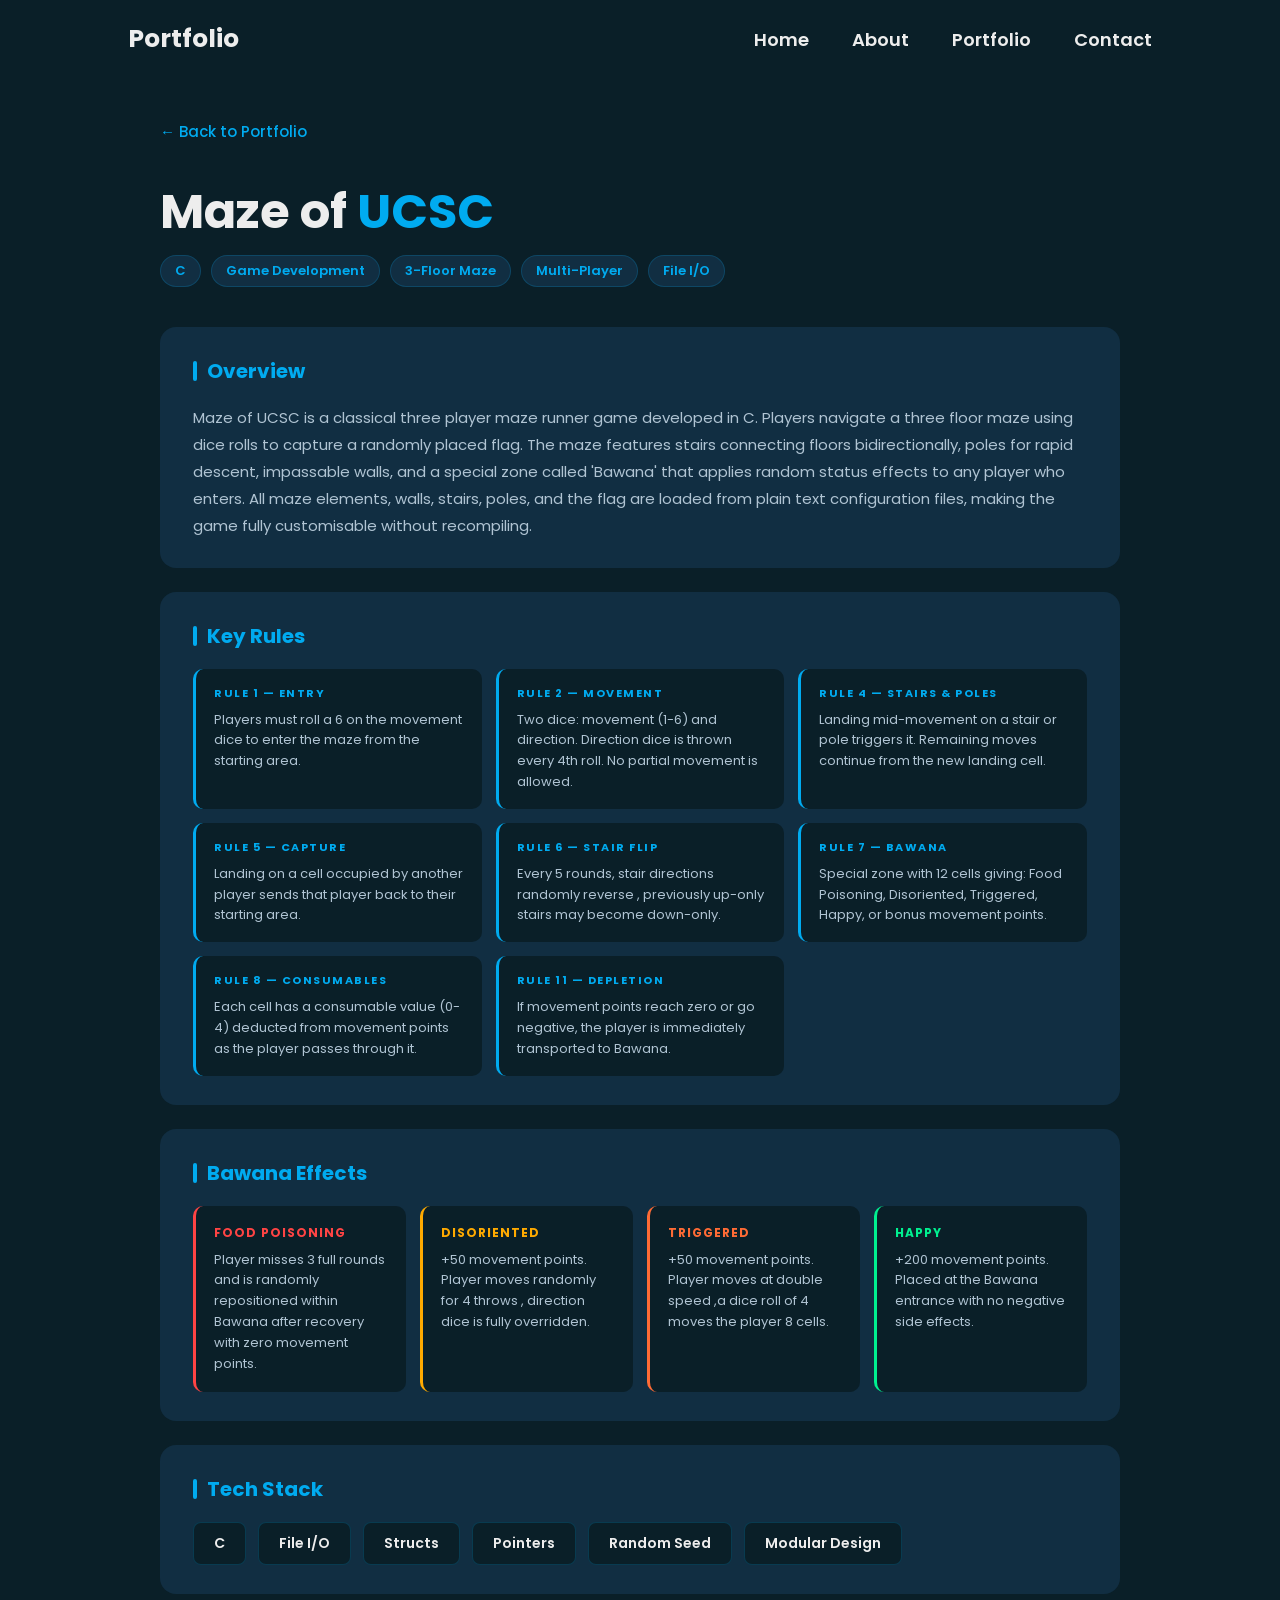
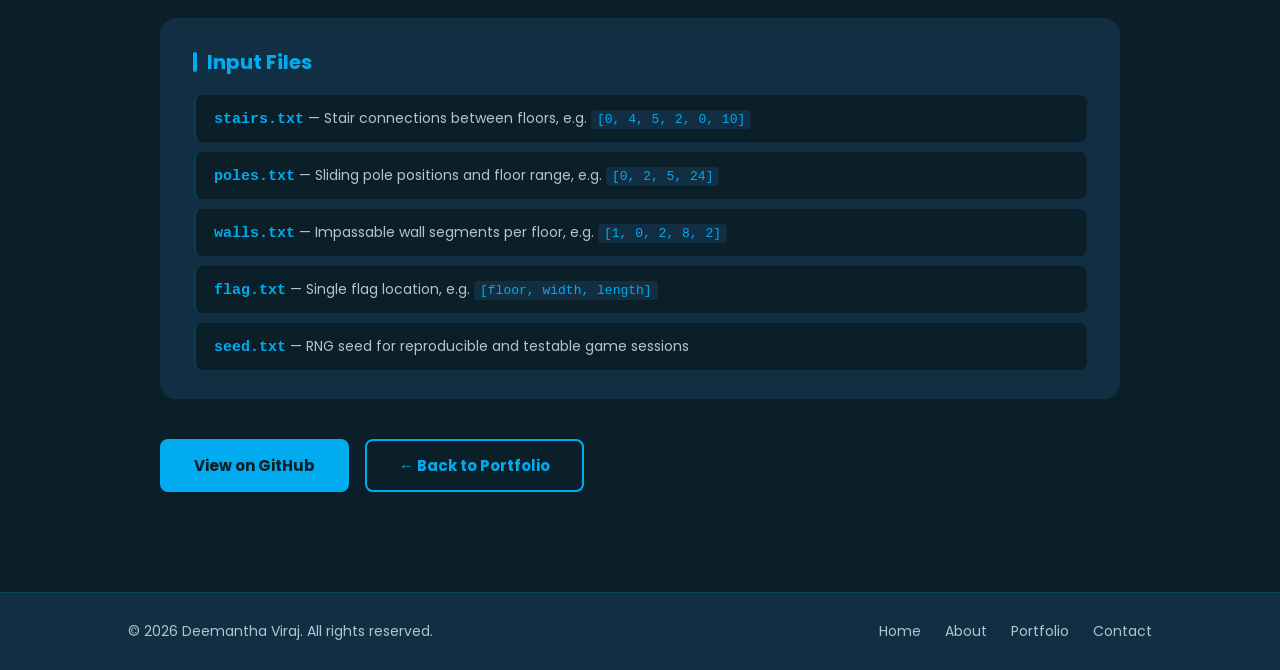
<file: pages/projects/project1.html>
<!DOCTYPE html>
<html>
<head>
    <meta name="viewport" content="width=device-width, initial-scale=1.0">
    <title>Maze of UCSC</title>
    <link rel="icon" href="../../assets/images/my2.jpg" type="image/jpg">
    <link rel="stylesheet" href="../../css/style.css">
    <link rel="stylesheet" href="https://cdnjs.cloudflare.com/ajax/libs/font-awesome/6.5.0/css/all.min.css">
    <style>
        .project-detail {
            padding: 120px 10% 80px;
        }

        .project-detail-container {
            display: flex;
            flex-direction: column;
            gap: 40px;
            max-width: 960px;
            margin: 0 auto;
            animation: slideDown 0.8s ease forwards;
        }

        .back-btn {
            color: #00abf0;
            text-decoration: none;
            font-size: 15px;
            font-weight: 500;
            width: fit-content;
            transition: letter-spacing 0.3s;
        }

        .back-btn:hover {
            letter-spacing: 1.5px;
        }

        .project-header h1 {
            font-size: 48px;
            font-weight: 700;
            line-height: 1.2;
        }

        .project-header h1 span {
            color: #00abf0;
        }

        .project-tag-row {
            display: flex;
            flex-wrap: wrap;
            gap: 10px;
            margin-top: 14px;
        }

        .tag {
            background: #112e42;
            color: #00abf0;
            font-size: 13px;
            font-weight: 600;
            padding: 5px 14px;
            border-radius: 20px;
            border: 1px solid #00abf033;
        }

        /* Section Cards */
        .project-body {
            display: flex;
            flex-direction: column;
            gap: 24px;
        }

        .section-card {
            background: #112e42;
            border-radius: 16px;
            padding: 28px 32px;
            transition: transform 0.3s, border 0.3s;
            border: 1px solid transparent;
        }

        .section-card:hover {
            transform: translateY(-4px);
            border-color: #00abf033;
        }

        .section-card h2 {
            font-size: 20px;
            font-weight: 700;
            color: #00abf0;
            margin-bottom: 18px;
            display: flex;
            align-items: center;
            gap: 10px;
        }

        .section-card h2::before {
            content: '';
            display: inline-block;
            width: 4px;
            height: 20px;
            background: #00abf0;
            border-radius: 2px;
            flex-shrink: 0;
        }

        .section-card p {
            font-size: 15px;
            color: #b0c4d3;
            line-height: 1.8;
            margin: 0;
        }

        /* Rules Grid */
        .rules-grid {
            display: grid;
            grid-template-columns: repeat(auto-fit, minmax(260px, 1fr));
            gap: 14px;
        }

        .rule-item {
            background: #0a1f28;
            border-radius: 10px;
            padding: 16px 18px;
            border-left: 3px solid #00abf0;
            transition: transform 0.3s;
        }

        .rule-item:hover {
            transform: translateX(4px);
        }

        .rule-item .rule-num {
            font-size: 11px;
            color: #00abf0;
            font-weight: 700;
            letter-spacing: 1.5px;
            text-transform: uppercase;
            margin-bottom: 8px;
        }

        .rule-item p {
            font-size: 13px;
            color: #b0c4d3;
            line-height: 1.6;
            margin: 0;
        }

        /* Players */
        .players-row {
            display: flex;
            gap: 16px;
            flex-wrap: wrap;
        }

        .player-card {
            flex: 1;
            min-width: 180px;
            background: #0a1f28;
            border-radius: 12px;
            padding: 20px;
            text-align: center;
            border: 1px solid #00abf022;
            transition: 0.3s;
        }

        .player-card:hover {
            border-color: #00abf0;
            transform: translateY(-4px);
        }

        .player-avatar {
            width: 50px;
            height: 50px;
            border-radius: 50%;
            background: #00abf0;
            display: flex;
            align-items: center;
            justify-content: center;
            font-size: 22px;
            font-weight: 700;
            color: #0a1f28;
            margin: 0 auto 14px;
        }

        .player-name {
            font-size: 18px;
            font-weight: 700;
            margin-bottom: 10px;
        }

        .player-info {
            font-size: 12px;
            color: #b0c4d3;
            line-height: 1.8;
        }

        .player-info span {
            color: #00abf0;
            font-weight: 600;
        }

        /* Bawana Effects */
        .bawana-grid {
            display: grid;
            grid-template-columns: repeat(auto-fit, minmax(200px, 1fr));
            gap: 14px;
        }

        .bawana-item {
            background: #0a1f28;
            border-radius: 10px;
            padding: 18px;
            transition: transform 0.3s;
        }

        .bawana-item:hover {
            transform: translateY(-4px);
        }

        .bawana-item .effect-label {
            font-size: 12px;
            font-weight: 700;
            letter-spacing: 1px;
            text-transform: uppercase;
            margin-bottom: 8px;
        }

        .bawana-item p {
            font-size: 13px;
            color: #b0c4d3;
            line-height: 1.6;
            margin: 0;
        }

        .effect-poison  { border-left: 3px solid #ff4444; }
        .effect-poison  .effect-label { color: #ff4444; }
        .effect-dizzy   { border-left: 3px solid #ffaa00; }
        .effect-dizzy   .effect-label { color: #ffaa00; }
        .effect-trigger { border-left: 3px solid #ff6b35; }
        .effect-trigger .effect-label { color: #ff6b35; }
        .effect-happy   { border-left: 3px solid #00f090; }
        .effect-happy   .effect-label { color: #00f090; }

        /* Tech Stack */
        .tech-row {
            display: flex;
            flex-wrap: wrap;
            gap: 12px;
        }

        .tech-pill {
            background: #0a1f28;
            border: 1px solid #00abf033;
            border-radius: 8px;
            padding: 10px 20px;
            font-size: 14px;
            font-weight: 600;
            color: #ededed;
            transition: 0.3s;
        }

        .tech-pill:hover {
            border-color: #00abf0;
            color: #00abf0;
        }

        /* Input Files */
        .file-list {
            display: flex;
            flex-direction: column;
            gap: 10px;
        }

        .file-entry {
            background: #0a1f28;
            border-radius: 8px;
            padding: 13px 18px;
            font-size: 14px;
            color: #b0c4d3;
            border-left: 3px solid #00abf033;
            transition: border 0.3s;
        }

        .file-entry:hover {
            border-left-color: #00abf0;
        }

        .file-entry strong {
            color: #00abf0;
            font-family: monospace;
            font-size: 15px;
        }

        .file-entry code {
            color: #00abf0;
            font-family: monospace;
            background: #112e42;
            padding: 2px 6px;
            border-radius: 4px;
            font-size: 13px;
        }

        /* Buttons */
        .project-links {
            display: flex;
            gap: 16px;
            flex-wrap: wrap;
        }

        .btn {
            padding: 13px 32px;
            background: #00abf0;
            color: #0a1f28;
            border-radius: 8px;
            text-decoration: none;
            font-weight: 700;
            font-size: 15px;
            transition: 0.3s;
            border: 2px solid #00abf0;
        }

        .btn:hover {
            background: transparent;
            color: #00abf0;
        }

        .btn-outline {
            background: transparent;
            color: #00abf0;
        }

        .btn-outline:hover {
            background: #00abf0;
            color: #0a1f28;
        }

        /* Responsive */
        @media (max-width: 768px) {
            .project-detail { padding: 100px 5% 60px; }
            .project-header h1 { font-size: 30px; }
            .players-row { flex-direction: column; }
            .project-links { flex-direction: column; }
            .btn { text-align: center; }
            .section-card { padding: 20px; }
            .project-banner { padding: 24px 16px; }
        }
    </style>
</head>
<body>

    <header class="header">
        <a href="../../index.html" class="logo">Portfolio</a>
        <button class="menu-btn" id="menuBtn" aria-label="Toggle menu" aria-expanded="false">
            <span class="bar"></span>
            <span class="bar"></span>
            <span class="bar"></span>
        </button>
        <nav class="navbar" id="navbar">
            <a href="../../index.html">Home</a>
            <a href="../about.html">About</a>
            <a href="../portfolio.html">Portfolio</a>
            <a href="../contact.html">Contact</a>
        </nav>
    </header>

    <!-- Overlay -->
    <div class="nav-overlay" id="navOverlay"></div>

    <main>
    <section class="project-detail">
        <div class="project-detail-container">

            <a href="../portfolio.html" class="back-btn">← Back to Portfolio</a>

            <!-- Title -->
            <div class="project-header">
                <h1>Maze of <span>UCSC</span></h1>
                <div class="project-tag-row">
                    <span class="tag">C</span>
                    <span class="tag">Game Development</span>
                    <span class="tag">3-Floor Maze</span>
                    <span class="tag">Multi-Player</span>
                    <span class="tag">File I/O</span>
                </div>
            </div>

            <div class="project-body">

                <!-- Overview -->
                <div class="section-card">
                    <h2>Overview</h2>
                    <p>
                        Maze of UCSC is a classical three player maze runner game developed in C. Players navigate a
                        three floor maze using dice rolls to capture a randomly placed flag. The maze features stairs
                        connecting floors bidirectionally, poles for rapid descent, impassable walls, and a special zone
                        called 'Bawana' that applies random status effects to any
                        player who enters. All maze elements, walls, stairs, poles, and the flag are loaded from
                        plain text configuration files, making the game fully customisable without recompiling.
                    </p>
                </div>

                <!-- Key Rules -->
                <div class="section-card">
                    <h2>Key Rules</h2>
                    <div class="rules-grid">
                        <div class="rule-item">
                            <div class="rule-num">Rule 1 — Entry</div>
                            <p>Players must roll a 6 on the movement dice to enter the maze from the starting area.</p>
                        </div>
                        <div class="rule-item">
                            <div class="rule-num">Rule 2 — Movement</div>
                            <p>Two dice: movement (1-6) and direction. Direction dice is thrown every 4th roll. No partial movement is allowed.</p>
                        </div>
                        <div class="rule-item">
                            <div class="rule-num">Rule 4 — Stairs & Poles</div>
                            <p>Landing mid-movement on a stair or pole triggers it. Remaining moves continue from the new landing cell.</p>
                        </div>
                        <div class="rule-item">
                            <div class="rule-num">Rule 5 — Capture</div>
                            <p>Landing on a cell occupied by another player sends that player back to their starting area.</p>
                        </div>
                        <div class="rule-item">
                            <div class="rule-num">Rule 6 — Stair Flip</div>
                            <p>Every 5 rounds, stair directions randomly reverse , previously up-only stairs may become down-only.</p>
                        </div>
                        <div class="rule-item">
                            <div class="rule-num">Rule 7 — Bawana</div>
                            <p>Special zone with 12 cells giving: Food Poisoning, Disoriented, Triggered, Happy, or bonus movement points.</p>
                        </div>
                        <div class="rule-item">
                            <div class="rule-num">Rule 8 — Consumables</div>
                            <p>Each cell has a consumable value (0-4) deducted from movement points as the player passes through it.</p>
                        </div>
                        <div class="rule-item">
                            <div class="rule-num">Rule 11 — Depletion</div>
                            <p>If movement points reach zero or go negative, the player is immediately transported to Bawana.</p>
                        </div>
                    </div>
                </div>

                <!-- Bawana Effects -->
                <div class="section-card">
                    <h2>Bawana Effects</h2>
                    <div class="bawana-grid">
                        <div class="bawana-item effect-poison">
                            <div class="effect-label">Food Poisoning</div>
                            <p>Player misses 3 full rounds and is randomly repositioned within Bawana after recovery with zero movement points.</p>
                        </div>
                        <div class="bawana-item effect-dizzy">
                            <div class="effect-label">Disoriented</div>
                            <p>+50 movement points. Player moves randomly for 4 throws , direction dice is fully overridden.</p>
                        </div>
                        <div class="bawana-item effect-trigger">
                            <div class="effect-label">Triggered</div>
                            <p>+50 movement points. Player moves at double speed ,a dice roll of 4 moves the player 8 cells.</p>
                        </div>
                        <div class="bawana-item effect-happy">
                            <div class="effect-label">Happy</div>
                            <p>+200 movement points. Placed at the Bawana entrance with no negative side effects.</p>
                        </div>
                    </div>
                </div>

                <!-- Tech Stack -->
                <div class="section-card">
                    <h2>Tech Stack</h2>
                    <div class="tech-row">
                        <div class="tech-pill">C</div>
                        <div class="tech-pill">File I/O</div>
                        <div class="tech-pill">Structs</div>
                        <div class="tech-pill">Pointers</div>
                        <div class="tech-pill">Random Seed</div>
                        <div class="tech-pill">Modular Design</div>
                    </div>
                </div>

                <!-- Input Files -->
                <div class="section-card">
                    <h2>Input Files</h2>
                    <div class="file-list">
                        <div class="file-entry"><strong>stairs.txt</strong> — Stair connections between floors, e.g. <code>[0, 4, 5, 2, 0, 10]</code></div>
                        <div class="file-entry"><strong>poles.txt</strong> — Sliding pole positions and floor range, e.g. <code>[0, 2, 5, 24]</code></div>
                        <div class="file-entry"><strong>walls.txt</strong> — Impassable wall segments per floor, e.g. <code>[1, 0, 2, 8, 2]</code></div>
                        <div class="file-entry"><strong>flag.txt</strong> — Single flag location, e.g. <code>[floor, width, length]</code></div>
                        <div class="file-entry"><strong>seed.txt</strong> — RNG seed for reproducible and testable game sessions</div>
                    </div>
                </div>

            </div>

            <!-- Buttons -->
            <div class="project-links">
                <a href="https://github.com/DEEMaviraj/MazeRunnerUCSC-final.git" class="btn" target="_blank">View on GitHub</a>
                <a href="../portfolio.html" class="btn btn-outline">← Back to Portfolio</a>
            </div>

        </div>
    </section>
    </main>
    

    <footer class="footer">
        <p>&copy; 2026 Deemantha Viraj. All rights reserved.</p>
        <nav class="footer-nav">
            <a href="../../index.html">Home</a>
            <a href="../about.html">About</a>
            <a href="../portfolio.html">Portfolio</a>
            <a href="../contact.html">Contact</a>
        </nav>
    </footer>

    <script src="../../js/script.js"></script>

</body>
</html>
</file>
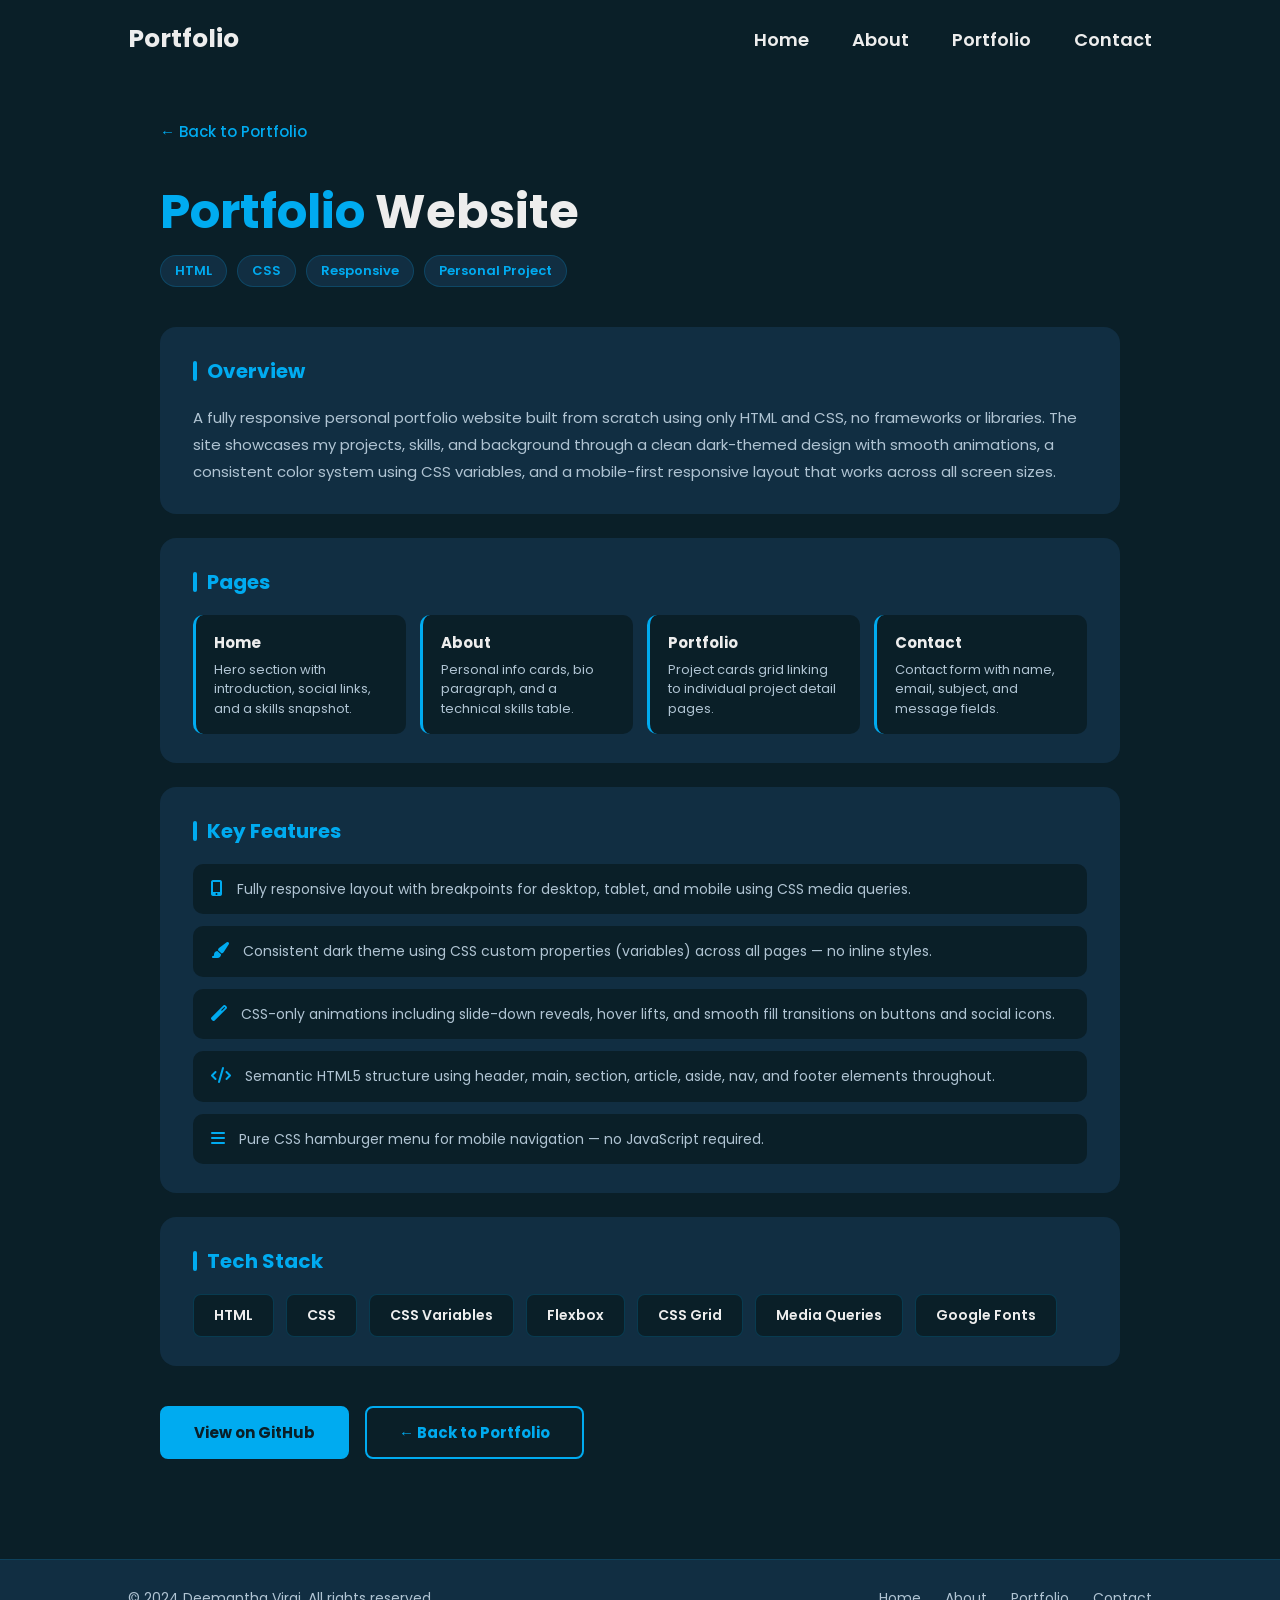
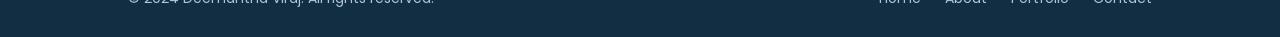
<file: pages/projects/project2.html>
<!DOCTYPE html>
<html lang="en">
<head>
    <meta charset="UTF-8">
    <meta name="viewport" content="width=device-width, initial-scale=1.0">
    <title>Portfolio Website | Deemantha Viraj</title>
    <link rel="icon" href="../../assets/images/my2.jpg" type="image/jpg">
    <link rel="stylesheet" href="../../css/style.css">
    <link rel="stylesheet" href="https://cdnjs.cloudflare.com/ajax/libs/font-awesome/6.5.0/css/all.min.css">
    <style>
        .project-detail {
            padding: 120px 10% 80px;
        }

        .project-detail-container {
            display: flex;
            flex-direction: column;
            gap: 40px;
            max-width: 960px;
            margin: 0 auto;
            animation: slideDown 0.8s ease forwards;
        }

        .back-btn {
            color: #00abf0;
            text-decoration: none;
            font-size: 15px;
            font-weight: 500;
            width: fit-content;
            transition: letter-spacing 0.3s;
        }

        .back-btn:hover { letter-spacing: 1.5px; }

        /* Header */
        .project-header h1 {
            font-size: 48px;
            font-weight: 700;
            line-height: 1.2;
        }

        .project-header h1 span { color: #00abf0; }

        .project-tag-row {
            display: flex;
            flex-wrap: wrap;
            gap: 10px;
            margin-top: 14px;
        }

        .tag {
            background: #112e42;
            color: #00abf0;
            font-size: 13px;
            font-weight: 600;
            padding: 5px 14px;
            border-radius: 20px;
            border: 1px solid #00abf033;
        }

        /* Section cards */
        .project-body {
            display: flex;
            flex-direction: column;
            gap: 24px;
        }

        .section-card {
            background: #112e42;
            border-radius: 16px;
            padding: 28px 32px;
            transition: transform 0.3s, border 0.3s;
            border: 1px solid transparent;
        }

        .section-card:hover {
            transform: translateY(-4px);
            border-color: #00abf033;
        }

        .section-card h2 {
            font-size: 20px;
            font-weight: 700;
            color: #00abf0;
            margin-bottom: 18px;
            display: flex;
            align-items: center;
            gap: 10px;
        }

        .section-card h2::before {
            content: '';
            display: inline-block;
            width: 4px;
            height: 20px;
            background: #00abf0;
            border-radius: 2px;
            flex-shrink: 0;
        }

        .section-card p {
            font-size: 15px;
            color: #b0c4d3;
            line-height: 1.8;
            margin: 0;
        }

        /* Feature list */
        .feature-list {
            display: flex;
            flex-direction: column;
            gap: 12px;
        }

        .feature-item {
            display: flex;
            align-items: flex-start;
            gap: 14px;
            background: #0a1f28;
            border-radius: 10px;
            padding: 14px 18px;
            transition: transform 0.3s;
        }

        .feature-item:hover { transform: translateX(4px); }

        .feature-item i {
            font-size: 16px;
            color: #00abf0;
            margin-top: 2px;
            flex-shrink: 0;
        }

        .feature-item p {
            font-size: 14px;
            color: #b0c4d3;
            line-height: 1.6;
            margin: 0;
        }

        /* Pages list */
        .pages-grid {
            display: grid;
            grid-template-columns: repeat(auto-fit, minmax(200px, 1fr));
            gap: 14px;
        }

        .page-item {
            background: #0a1f28;
            border-radius: 10px;
            padding: 16px 18px;
            border-left: 3px solid #00abf0;
            transition: transform 0.3s;
        }

        .page-item:hover { transform: translateX(4px); }

        .page-item .page-name {
            font-size: 15px;
            font-weight: 700;
            color: #ededed;
            margin-bottom: 6px;
        }

        .page-item p {
            font-size: 13px;
            color: #b0c4d3;
            line-height: 1.5;
            margin: 0;
        }

        /* Tech row */
        .tech-row {
            display: flex;
            flex-wrap: wrap;
            gap: 12px;
        }

        .tech-pill {
            background: #0a1f28;
            border: 1px solid #00abf033;
            border-radius: 8px;
            padding: 10px 20px;
            font-size: 14px;
            font-weight: 600;
            color: #ededed;
            transition: 0.3s;
        }

        .tech-pill:hover {
            border-color: #00abf0;
            color: #00abf0;
        }

        /* Buttons */
        .project-links {
            display: flex;
            gap: 16px;
            flex-wrap: wrap;
        }

        .btn {
            padding: 13px 32px;
            background: #00abf0;
            color: #0a1f28;
            border-radius: 8px;
            text-decoration: none;
            font-weight: 700;
            font-size: 15px;
            transition: 0.3s;
            border: 2px solid #00abf0;
        }

        .btn:hover {
            background: transparent;
            color: #00abf0;
        }

        .btn-outline {
            background: transparent;
            color: #00abf0;
        }

        .btn-outline:hover {
            background: #00abf0;
            color: #0a1f28;
        }

        /* Responsive */
        @media (max-width: 768px) {
            .project-detail { padding: 100px 5% 60px; }
            .project-header h1 { font-size: 30px; }
            .project-links { flex-direction: column; }
            .btn { text-align: center; }
            .section-card { padding: 20px; }
            .project-banner { padding: 24px 16px; }
            .skeleton-hero { flex-direction: column; }
        }
    </style>
</head>
<body>

    <header class="header">
        <a href="../../index.html" class="logo">Portfolio</a>
        <button class="menu-btn" id="menuBtn" aria-label="Toggle menu" aria-expanded="false">
            <span class="bar"></span>
            <span class="bar"></span>
            <span class="bar"></span>
        </button>
        <nav class="navbar" id="navbar">
            <a href="../../index.html">Home</a>
            <a href="../about.html">About</a>
            <a href="../portfolio.html">Portfolio</a>
            <a href="../contact.html">Contact</a>
        </nav>
    </header>

    <!-- Overlay -->
    <div class="nav-overlay" id="navOverlay"></div>

    <main>
        <section class="project-detail">
            <div class="project-detail-container">

                <a href="../portfolio.html" class="back-btn">← Back to Portfolio</a>

                <!-- Title -->
                <div class="project-header">
                    <h1><span>Portfolio</span> Website</h1>
                    <div class="project-tag-row">
                        <span class="tag">HTML</span>
                        <span class="tag">CSS</span>
                        <span class="tag">Responsive</span>
                        <span class="tag">Personal Project</span>
                    </div>
                </div>

                <div class="project-body">

                    <!-- Overview -->
                    <div class="section-card">
                        <h2>Overview</h2>
                        <p>
                            A fully responsive personal portfolio website built from scratch using only HTML and CSS,
                            no frameworks or libraries. The site showcases my projects, skills, and background through
                            a clean dark-themed design with smooth animations, a consistent color system using CSS variables,
                            and a mobile-first responsive layout that works across all screen sizes.
                        </p>
                    </div>

                    <!-- Pages -->
                    <div class="section-card">
                        <h2>Pages</h2>
                        <div class="pages-grid">
                            <div class="page-item">
                                <div class="page-name">Home</div>
                                <p>Hero section with introduction, social links, and a skills snapshot.</p>
                            </div>
                            <div class="page-item">
                                <div class="page-name">About</div>
                                <p>Personal info cards, bio paragraph, and a technical skills table.</p>
                            </div>
                            <div class="page-item">
                                <div class="page-name">Portfolio</div>
                                <p>Project cards grid linking to individual project detail pages.</p>
                            </div>
                            <div class="page-item">
                                <div class="page-name">Contact</div>
                                <p>Contact form with name, email, subject, and message fields.</p>
                            </div>
                        </div>
                    </div>

                    <!-- Features -->
                    <div class="section-card">
                        <h2>Key Features</h2>
                        <div class="feature-list">
                            <div class="feature-item">
                                <i class="fas fa-mobile-alt"></i>
                                <p>Fully responsive layout with breakpoints for desktop, tablet, and mobile using CSS media queries.</p>
                            </div>
                            <div class="feature-item">
                                <i class="fas fa-paint-brush"></i>
                                <p>Consistent dark theme using CSS custom properties (variables) across all pages — no inline styles.</p>
                            </div>
                            <div class="feature-item">
                                <i class="fas fa-magic"></i>
                                <p>CSS-only animations including slide-down reveals, hover lifts, and smooth fill transitions on buttons and social icons.</p>
                            </div>
                            <div class="feature-item">
                                <i class="fas fa-code"></i>
                                <p>Semantic HTML5 structure using header, main, section, article, aside, nav, and footer elements throughout.</p>
                            </div>
                            <div class="feature-item">
                                <i class="fas fa-bars"></i>
                                <p>Pure CSS hamburger menu for mobile navigation — no JavaScript required.</p>
                            </div>
                        </div>
                    </div>

                    <!-- Tech Stack -->
                    <div class="section-card">
                        <h2>Tech Stack</h2>
                        <div class="tech-row">
                            <div class="tech-pill">HTML</div>
                            <div class="tech-pill">CSS</div>
                            <div class="tech-pill">CSS Variables</div>
                            <div class="tech-pill">Flexbox</div>
                            <div class="tech-pill">CSS Grid</div>
                            <div class="tech-pill">Media Queries</div>
                            <div class="tech-pill">Google Fonts</div>
                        </div>
                    </div>

                </div>

                <!-- Buttons -->
                <div class="project-links">
                    <a href="https://github.com/DEEMaviraj/Portfolio-Web-Site-using-CSS-and-HTML.git" class="btn" target="_blank">View on GitHub</a>
                    <a href="../portfolio.html" class="btn btn-outline">← Back to Portfolio</a>
                </div>

            </div>
        </section>
    </main>

    <footer class="footer">
        <p>&copy; 2024 Deemantha Viraj. All rights reserved.</p>
        <nav class="footer-nav">
            <a href="../../index.html">Home</a>
            <a href="../about.html">About</a>
            <a href="../portfolio.html">Portfolio</a>
            <a href="../contact.html">Contact</a>
        </nav>
    </footer>

    <script src="../../js/script.js"></script>

</body>
</html>
</file>
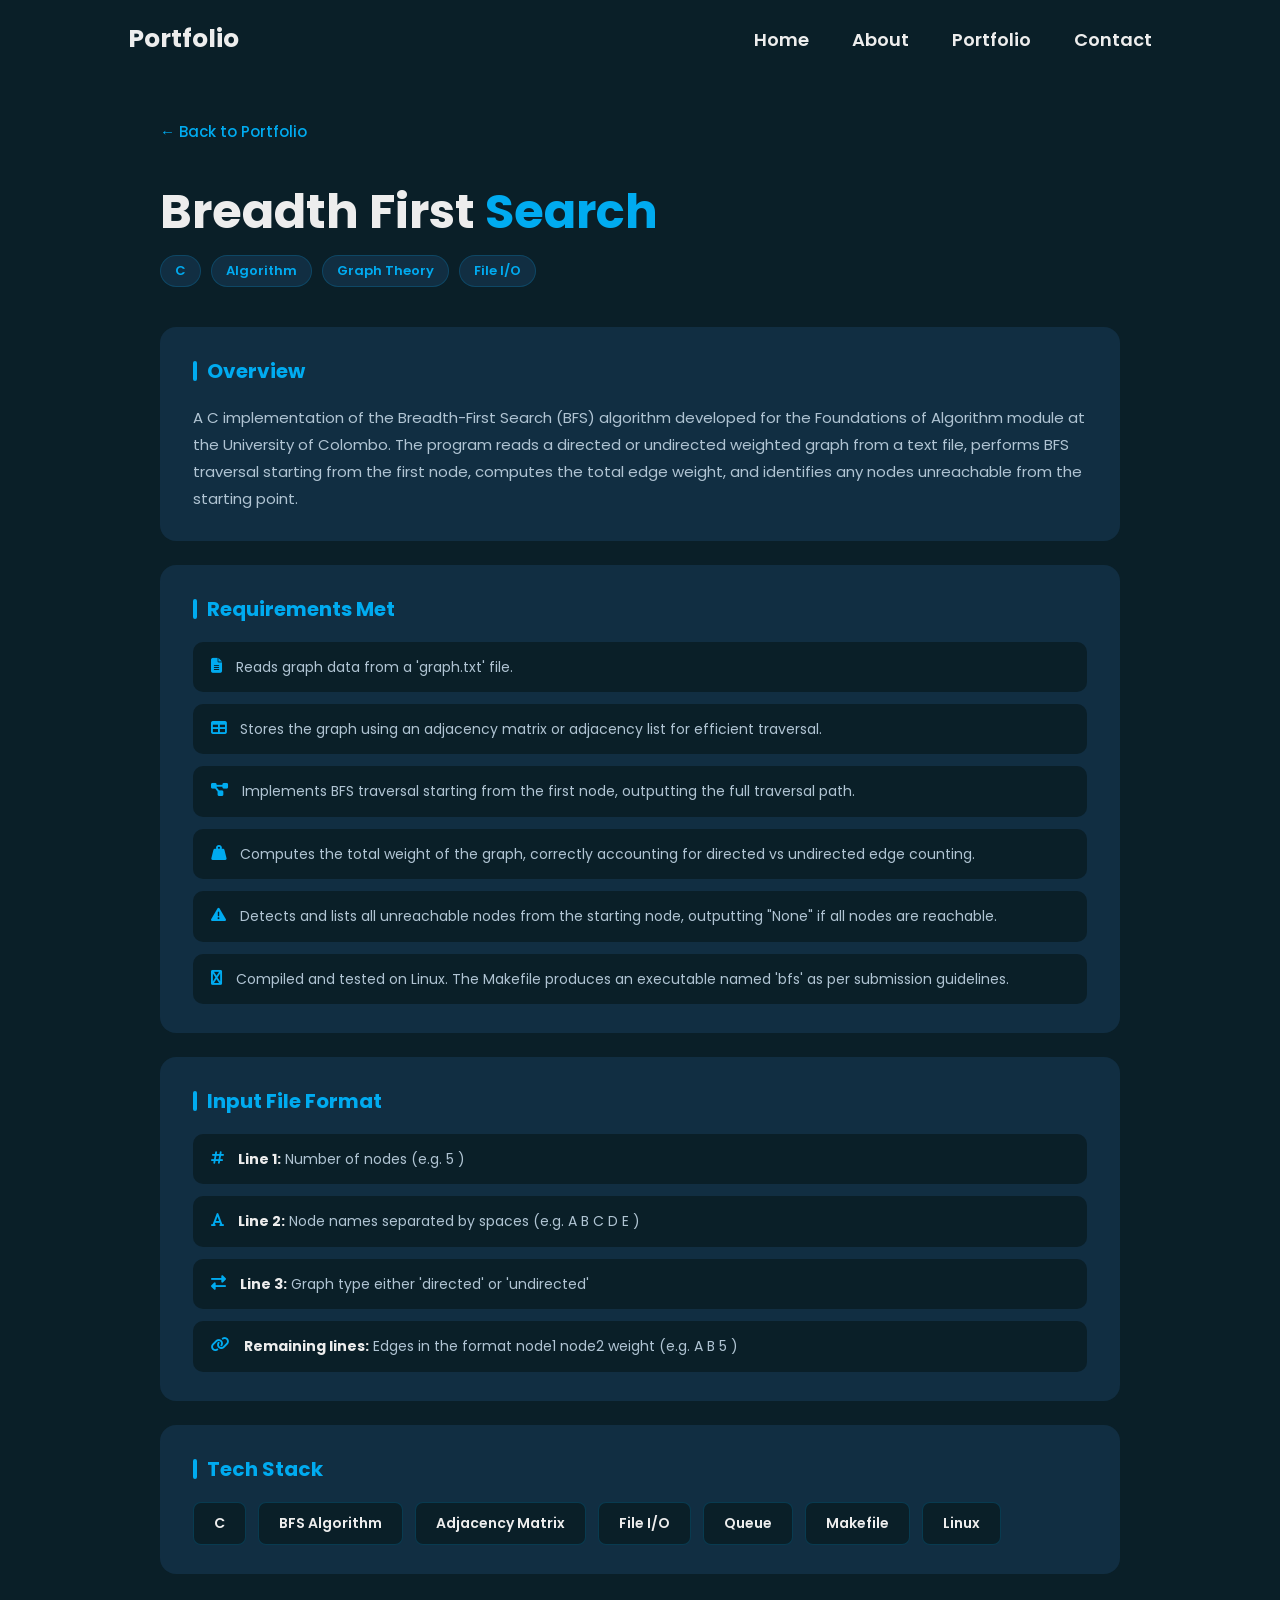
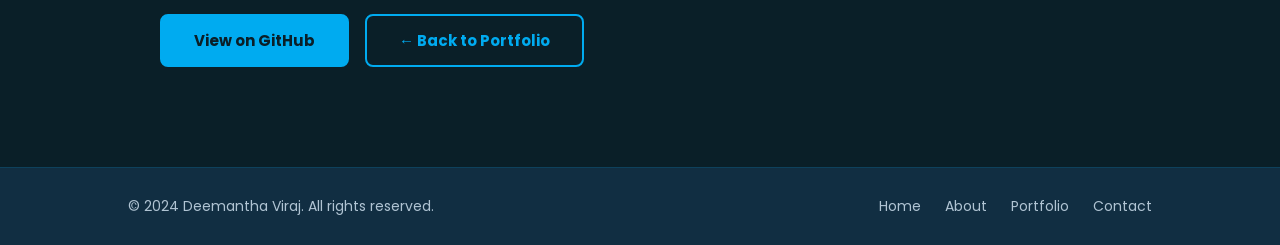
<file: pages/projects/project3.html>
<!DOCTYPE html>
<html lang="en">
<head>
    <meta charset="UTF-8">
    <meta name="viewport" content="width=device-width, initial-scale=1.0">
    <title>BFS Algorithm | Deemantha Viraj</title>
    <link rel="icon" href="../../assets/images/my2.jpg" type="image/jpg">
    <link rel="stylesheet" href="../../css/style.css">
    <link rel="stylesheet" href="https://cdnjs.cloudflare.com/ajax/libs/font-awesome/6.5.0/css/all.min.css">
    <style>
        .project-detail {
            padding: 120px 10% 80px;
        }

        .project-detail-container {
            display: flex;
            flex-direction: column;
            gap: 40px;
            max-width: 960px;
            margin: 0 auto;
            animation: slideDown 0.8s ease forwards;
        }

        .back-btn {
            color: #00abf0;
            text-decoration: none;
            font-size: 15px;
            font-weight: 500;
            width: fit-content;
            transition: letter-spacing 0.3s;
        }

        .back-btn:hover { letter-spacing: 1.5px; }

        /* Header */
        .project-header h1 {
            font-size: 48px;
            font-weight: 700;
            line-height: 1.2;
        }

        .project-header h1 span { color: #00abf0; }

        .project-tag-row {
            display: flex;
            flex-wrap: wrap;
            gap: 10px;
            margin-top: 14px;
        }

        .tag {
            background: #112e42;
            color: #00abf0;
            font-size: 13px;
            font-weight: 600;
            padding: 5px 14px;
            border-radius: 20px;
            border: 1px solid #00abf033;
        }

        /* Banner */
        .project-banner {
            background: #112e42;
            border-radius: 20px;
            padding: 40px 32px;
            border: 1px solid #00abf022;
            display: flex;
            flex-direction: column;
            align-items: center;
            gap: 28px;
        }

        .banner-label {
            font-size: 12px;
            color: #00abf0;
            font-weight: 600;
            letter-spacing: 2px;
            text-transform: uppercase;
        }

        /* BFS Graph Visual */
        .graph-visual {
            width: 100%;
            max-width: 620px;
            background: #0a1f28;
            border-radius: 14px;
            padding: 32px 24px;
            border: 1px solid #00abf033;
            display: flex;
            flex-direction: column;
            align-items: center;
            gap: 20px;
        }

        .graph-nodes {
            display: flex;
            align-items: center;
            gap: 0;
            flex-wrap: wrap;
            justify-content: center;
        }

        .graph-node {
            display: flex;
            align-items: center;
        }

        .node-circle {
            width: 48px;
            height: 48px;
            border-radius: 50%;
            background: #112e42;
            border: 2px solid #00abf0;
            display: flex;
            align-items: center;
            justify-content: center;
            font-size: 18px;
            font-weight: 700;
            color: #00abf0;
            transition: background 0.3s, color 0.3s;
            position: relative;
        }

        .node-circle.start {
            background: #00abf0;
            color: #0a1f28;
        }

        .node-circle.visited {
            background: #00abf022;
            border-color: #00abf077;
            color: #00abf077;
        }

        .node-circle.unreachable {
            border-color: #ff444466;
            color: #ff4444;
            background: #ff444411;
        }

        .node-arrow {
            font-size: 13px;
            color: #00abf066;
            margin: 0 6px;
            font-weight: 700;
        }

        .node-weight {
            position: absolute;
            top: -18px;
            font-size: 11px;
            color: #ffaa00;
            font-weight: 600;
            background: #0a1f28;
            padding: 1px 5px;
            border-radius: 4px;
        }

        .bfs-path {
            font-size: 14px;
            color: #b0c4d3;
            font-family: monospace;
            background: #112e42;
            padding: 10px 20px;
            border-radius: 8px;
            border-left: 3px solid #00abf0;
            width: 100%;
            max-width: 500px;
            text-align: center;
        }

        .bfs-path span { color: #00abf0; font-weight: 700; }

        /* Stats */
        .page-stats {
            display: flex;
            gap: 20px;
            flex-wrap: wrap;
            justify-content: center;
            width: 100%;
        }

        .stat-box {
            flex: 1;
            min-width: 120px;
            background: #0a1f28;
            border-radius: 12px;
            padding: 18px;
            text-align: center;
            border: 1px solid #00abf022;
            transition: transform 0.3s, border 0.3s;
        }

        .stat-box:hover {
            transform: translateY(-4px);
            border-color: #00abf0;
        }

        .stat-box .stat-num {
            font-size: 26px;
            font-weight: 700;
            color: #00abf0;
        }

        .stat-box .stat-label {
            font-size: 12px;
            color: #b0c4d3;
            margin-top: 4px;
        }

        /* Section cards */
        .project-body {
            display: flex;
            flex-direction: column;
            gap: 24px;
        }

        .section-card {
            background: #112e42;
            border-radius: 16px;
            padding: 28px 32px;
            transition: transform 0.3s, border 0.3s;
            border: 1px solid transparent;
        }

        .section-card:hover {
            transform: translateY(-4px);
            border-color: #00abf033;
        }

        .section-card h2 {
            font-size: 20px;
            font-weight: 700;
            color: #00abf0;
            margin-bottom: 18px;
            display: flex;
            align-items: center;
            gap: 10px;
        }

        .section-card h2::before {
            content: '';
            display: inline-block;
            width: 4px;
            height: 20px;
            background: #00abf0;
            border-radius: 2px;
            flex-shrink: 0;
        }

        .section-card p {
            font-size: 15px;
            color: #b0c4d3;
            line-height: 1.8;
            margin: 0;
        }

        /* IO Examples */
        .io-grid {
            display: grid;
            grid-template-columns: 1fr 1fr;
            gap: 16px;
        }

        .io-box {
            background: #0a1f28;
            border-radius: 10px;
            padding: 18px;
            border-top: 3px solid #00abf0;
        }

        .io-box.output-box { border-top-color: #00f090; }

        .io-box h4 {
            font-size: 12px;
            font-weight: 700;
            letter-spacing: 1.5px;
            text-transform: uppercase;
            margin-bottom: 12px;
            color: #00abf0;
        }

        .io-box.output-box h4 { color: #00f090; }

        .io-box pre {
            font-family: monospace;
            font-size: 13px;
            color: #b0c4d3;
            line-height: 1.8;
            white-space: pre-wrap;
            margin: 0;
        }

        .io-box pre .highlight { color: #00abf0; }
        .io-box pre .success   { color: #00f090; }
        .io-box pre .warning   { color: #ffaa00; }

        /* Requirements list */
        .req-list {
            display: flex;
            flex-direction: column;
            gap: 12px;
        }

        .req-item {
            display: flex;
            align-items: flex-start;
            gap: 14px;
            background: #0a1f28;
            border-radius: 10px;
            padding: 14px 18px;
            transition: transform 0.3s;
        }

        .req-item:hover { transform: translateX(4px); }

        .req-item i {
            font-size: 15px;
            color: #00abf0;
            margin-top: 2px;
            flex-shrink: 0;
        }

        .req-item p {
            font-size: 14px;
            color: #b0c4d3;
            line-height: 1.6;
            margin: 0;
        }

        /* Tech row */
        .tech-row {
            display: flex;
            flex-wrap: wrap;
            gap: 12px;
        }

        .tech-pill {
            background: #0a1f28;
            border: 1px solid #00abf033;
            border-radius: 8px;
            padding: 10px 20px;
            font-size: 14px;
            font-weight: 600;
            color: #ededed;
            transition: 0.3s;
        }

        .tech-pill:hover {
            border-color: #00abf0;
            color: #00abf0;
        }

        /* Buttons */
        .project-links {
            display: flex;
            gap: 16px;
            flex-wrap: wrap;
        }

        .btn {
            padding: 13px 32px;
            background: #00abf0;
            color: #0a1f28;
            border-radius: 8px;
            text-decoration: none;
            font-weight: 700;
            font-size: 15px;
            transition: 0.3s;
            border: 2px solid #00abf0;
        }

        .btn:hover {
            background: transparent;
            color: #00abf0;
        }

        .btn-outline {
            background: transparent;
            color: #00abf0;
        }

        .btn-outline:hover {
            background: #00abf0;
            color: #0a1f28;
        }

        /* Responsive */
        @media (max-width: 768px) {
            .project-detail { padding: 100px 5% 60px; }
            .project-header h1 { font-size: 30px; }
            .project-links { flex-direction: column; }
            .btn { text-align: center; }
            .section-card { padding: 20px; }
            .project-banner { padding: 24px 16px; }
            .io-grid { grid-template-columns: 1fr; }
            .graph-nodes { gap: 4px; }
            .node-circle { width: 38px; height: 38px; font-size: 14px; }
        }
    </style>
</head>
<body>

    <header class="header">
        <a href="../../index.html" class="logo">Portfolio</a>
        <button class="menu-btn" id="menuBtn" aria-label="Toggle menu" aria-expanded="false">
            <span class="bar"></span>
            <span class="bar"></span>
            <span class="bar"></span>
        </button>
        <nav class="navbar" id="navbar">
            <a href="../../index.html">Home</a>
            <a href="../about.html">About</a>
            <a href="../portfolio.html">Portfolio</a>
            <a href="../contact.html">Contact</a>
        </nav>
    </header>

    <!-- Overlay -->
    <div class="nav-overlay" id="navOverlay"></div>

    <main>
        <section class="project-detail">
            <div class="project-detail-container">

                <a href="../portfolio.html" class="back-btn">← Back to Portfolio</a>

                <!-- Title -->
                <div class="project-header">
                    <h1>Breadth First <span>Search</span></h1>
                    <div class="project-tag-row">
                        <span class="tag">C</span>
                        <span class="tag">Algorithm</span>
                        <span class="tag">Graph Theory</span>
                        <span class="tag">File I/O</span>
                    </div>
                </div>

                <div class="project-body">

                    <!-- Overview -->
                    <div class="section-card">
                        <h2>Overview</h2>
                        <p>
                            A C implementation of the Breadth-First Search (BFS) algorithm developed for the
                            Foundations of Algorithm module at the University of Colombo. The program reads a
                            directed or undirected weighted graph from a text file, performs BFS traversal starting
                            from the first node, computes the total edge weight, and identifies any nodes unreachable
                            from the starting point.
                        </p>
                    </div>

                    <!-- Requirements -->
                    <div class="section-card">
                        <h2>Requirements Met</h2>
                        <div class="req-list">
                            <div class="req-item">
                                <i class="fas fa-file-alt"></i>
                                <p>Reads graph data from a 'graph.txt' file.</p>
                            </div>
                            <div class="req-item">
                                <i class="fas fa-table"></i>
                                <p>Stores the graph using an adjacency matrix or adjacency list for efficient traversal.</p>
                            </div>
                            <div class="req-item">
                                <i class="fas fa-project-diagram"></i>
                                <p>Implements BFS traversal starting from the first node, outputting the full traversal path.</p>
                            </div>
                            <div class="req-item">
                                <i class="fas fa-weight-hanging"></i>
                                <p>Computes the total weight of the graph, correctly accounting for directed vs undirected edge counting.</p>
                            </div>
                            <div class="req-item">
                                <i class="fas fa-exclamation-triangle"></i>
                                <p>Detects and lists all unreachable nodes from the starting node, outputting "None" if all nodes are reachable.</p>
                            </div>
                            <div class="req-item">
                                <i class="fas fa-linux"></i>
                                <p>Compiled and tested on Linux. The Makefile produces an executable named 'bfs' as per submission guidelines.</p>
                            </div>
                        </div>
                    </div>

                    <!-- Input file format -->
                    <div class="section-card">
                        <h2>Input File Format</h2>
                        <div class="req-list">
                            <div class="req-item">
                                <i class="fas fa-hashtag"></i>
                                <p><strong style="color:#ededed">Line 1:</strong> Number of nodes (e.g. 5 )</p>
                            </div>
                            <div class="req-item">
                                <i class="fas fa-font"></i>
                                <p><strong style="color:#ededed">Line 2:</strong> Node names separated by spaces (e.g. A B C D E )</p>
                            </div>
                            <div class="req-item">
                                <i class="fas fa-exchange-alt"></i>
                                <p><strong style="color:#ededed">Line 3:</strong> Graph type either 'directed' or 'undirected'</p>
                            </div>
                            <div class="req-item">
                                <i class="fas fa-link"></i>
                                <p><strong style="color:#ededed">Remaining lines:</strong> Edges in the format node1 node2 weight (e.g. A B 5 )</p>
                            </div>
                        </div>
                    </div>

                    <!-- Tech Stack -->
                    <div class="section-card">
                        <h2>Tech Stack</h2>
                        <div class="tech-row">
                            <div class="tech-pill">C</div>
                            <div class="tech-pill">BFS Algorithm</div>
                            <div class="tech-pill">Adjacency Matrix</div>
                            <div class="tech-pill">File I/O</div>
                            <div class="tech-pill">Queue </div>
                            <div class="tech-pill">Makefile</div>
                            <div class="tech-pill">Linux</div>
                        </div>
                    </div>

                </div>

                <!-- Buttons -->
                <div class="project-links">
                    <a href="https://github.com/DEEMaviraj/bfs-algorithm.git" class="btn" target="_blank">View on GitHub</a>
                    <a href="../portfolio.html" class="btn btn-outline">← Back to Portfolio</a>
                </div>

            </div>
        </section>
    </main>

    <footer class="footer">
        <p>&copy; 2024 Deemantha Viraj. All rights reserved.</p>
        <nav class="footer-nav">
            <a href="../../index.html">Home</a>
            <a href="../about.html">About</a>
            <a href="../portfolio.html">Portfolio</a>
            <a href="../contact.html">Contact</a>
        </nav>
    </footer>

    <script src="../../js/script.js"></script>

</body>
</html>
</file>
<file: css/style.css>
@import url('https://fonts.googleapis.com/css2?family=Poppins:wght@400;600;700&display=swap');

* {
    margin: 0;
    padding: 0;
    box-sizing: border-box;
    font-family: 'Poppins', sans-serif;
}

body {
    min-height: 100vh;
    background: #0a1f28;
    background-attachment: fixed;
    color: #ededed;
    overflow-x: hidden;
    margin: 0;
}

/* Header */

.header {
    position: fixed;
    top: 0; left: 0;
    width: 100%;
    height: 78px;
    padding: 0 10%;
    background: transparent;
    backdrop-filter: none;
    display: flex;
    justify-content: space-between;
    align-items: center;
    z-index: 1000;
    border-bottom: none;
}

.logo {
    position: relative;
    font-family: 'Poppins', sans-serif;
    font-size: 25px;
    font-weight: 700;
    text-decoration: none;
    background: linear-gradient(to right, #00abf0 50%, #ededed 50%);
    background-size: 200% 100%;
    background-position: right;
    -webkit-background-clip: text;
    -webkit-text-fill-color: transparent;
    background-clip: text;
    transition: background-position 0.4s ease;
}

.logo:hover {
    background-position: left;
}

.logo::before {
    content: '';
    position: absolute;
    top: 0;
    right: 0;
    width: 100%;
    height: 100%;
    background: #0a1f28;
    animation: showRight 1s ease forwards;
}

/* Desktop navbar */
.navbar {
    display: flex;
    gap: 8px;
}

.navbar a {
    font-family: 'Poppins', sans-serif;
    font-size: 18px;
    font-weight: 600;
    margin-left: 35px;
    text-decoration: none;
    background: linear-gradient(to right, #00abf0 50%, #ededed 50%);
    background-size: 200% 100%;
    background-position: right;
    -webkit-background-clip: text;
    -webkit-text-fill-color: transparent;
    background-clip: text;
    transition: background-position 0.4s ease;
}

.navbar a:hover,
.navbar a.active {
    background-position: left;
}

/* Hamburger button */
.menu-btn {
    display: none;
    flex-direction: column;
    justify-content: center;
    align-items: center;
    gap: 5px;
    width: 42px;
    height: 42px;
    background: transparent;
    border: none;
    cursor: pointer;
    padding: 4px;
    border-radius: 8px;
    transition: background 0.3s;
    z-index: 1100;
}

.menu-btn:hover { background: rgba(0, 171, 240, 0.1); }

.bar {
    display: block;
    width: 24px;
    height: 2px;
    background: #ededed;
    border-radius: 2px;
    transition: transform 0.35s ease, opacity 0.35s ease;
    transform-origin: center;
}

/* Animate to X when open */
.menu-btn.open .bar:nth-child(1) { transform: translateY(7px) rotate(45deg); }
.menu-btn.open .bar:nth-child(2) { opacity: 0; transform: scaleX(0); }
.menu-btn.open .bar:nth-child(3) { transform: translateY(-7px) rotate(-45deg); }

/* Overlay */
.nav-overlay {
    display: none;
    position: fixed;
    inset: 0;
    background: rgba(0, 0, 0, 0.5);
    z-index: 900;
    opacity: 0;
    transition: opacity 0.3s ease;
}

.nav-overlay.show    { display: block; }
.nav-overlay.visible { opacity: 1; }

/* Background Glow */

.bg-glow {
    position: fixed;
    top: 0; left: 0;
    width: 100%; height: 100%;
    pointer-events: none;
    z-index: 0;
    overflow: hidden;
}

.bg-glow::before {
    content: '';
    position: absolute;
    top: -200px; right: -200px;
    width: 600px; height: 600px;
    background: radial-gradient(circle, rgba(0,171,240,0.07) 0%, transparent 70%);
    border-radius: 50%;
    animation: driftA 12s ease-in-out infinite alternate;
}

.bg-glow::after {
    content: '';
    position: absolute;
    bottom: -150px; left: -150px;
    width: 500px; height: 500px;
    background: radial-gradient(circle, rgba(0,171,240,0.05) 0%, transparent 70%);
    border-radius: 50%;
    animation: driftB 15s ease-in-out infinite alternate;
}

@keyframes driftA {
    from { transform: translate(0,0) scale(1); }
    to   { transform: translate(-60px, 80px) scale(1.1); }
}

@keyframes driftB {
    from { transform: translate(0,0) scale(1); }
    to   { transform: translate(80px,-60px) scale(1.15); }
}


/* Footer */

.footer {
    margin-top: 20px;
    background: #112e42;
    padding: 28px 10%;
    display: flex;
    justify-content: space-between;
    align-items: center;
    flex-wrap: wrap;
    gap: 16px;
    border-top: 1px solid rgba(0, 171, 240, 0.15);
}

.footer p {
    font-size: 14px;
    color: #b0c4d3;
}

.footer-nav {
    display: flex;
    gap: 24px;
}

.footer-nav a {
    font-size: 14px;
    color: #b0c4d3;
    text-decoration: none;
    transition: color 0.3s;
    position: relative;
}

.footer-nav a::after {
    content: '';
    position: absolute;
    bottom: -2px; left: 0;
    width: 0;
    height: 1px;
    background: #00abf0;
    transition: width 0.3s;
}

.footer-nav a:hover { color: #00abf0; }
.footer-nav a:hover::after { width: 100%; }

/* Toast*/

.toast {
    position: fixed;
    bottom: 30px; right: 30px;
    padding: 14px 22px;
    border-radius: 10px;
    font-size: 14px;
    font-weight: 600;
    z-index: 9999;
    animation: fadeSlideUp 0.4s ease;
}

.toast-success { background: #00abf0; color: #0a1f28; }
.toast-error   { background: #e74c3c; color: #fff; }

/* Keyframes */

@keyframes fadeSlideRight {
    from { opacity:0; transform: translateX(-30px); }
    to   { opacity:1; transform: translateX(0); }
}

@keyframes fadeSlideLeft {
    from { opacity:0; transform: translateX(30px); }
    to   { opacity:1; transform: translateX(0); }
}

@keyframes fadeSlideUp {
    from { opacity:0; transform: translateY(20px); }
    to   { opacity:1; transform: translateY(0); }
}

@keyframes slideDown {
    from { opacity: 0; transform: translateY(-40px); }
    to   { opacity: 1; transform: translateY(0); }
}

@keyframes showRight {
    100% { width: 0; }
}

@keyframes revealCursor {
    from { border-color: transparent; }
    to   { border-color: #00abf0; }
}

/* Responsive*/

@media (max-width: 768px) {
    .header { padding: 0 5%; }

    /* Show hamburger */
    .menu-btn { display: flex; }

    /* Slide-in drawer from right */
    .navbar {
        position: fixed;
        top: 0; right: -100%;
        width: 260px;
        height: 100vh;
        background: #0d2535;
        flex-direction: column;
        align-items: flex-start;
        padding: 100px 24px 40px;
        gap: 4px;
        z-index: 1000;
        border-left: 1px solid rgba(0, 171, 240, 0.15);
        box-shadow: -10px 0 40px rgba(0, 0, 0, 0.3);
        transition: right 0.35s cubic-bezier(0.4, 0, 0.2, 1);
    }

    .navbar.open { right: 0; }

    .navbar a {
        width: 100%;
        font-size: 17px;
        padding: 12px 16px;
        border-radius: 10px;
        margin-left: 0;
        opacity: 0;
        transform: translateX(20px);
        transition: color 0.3s, background 0.3s,
                    opacity 0.3s ease, transform 0.3s ease;
    }

    /* Stagger links sliding in */
    .navbar.open a:nth-child(1) { opacity:1; transform:translateX(0); transition-delay:0.10s; }
    .navbar.open a:nth-child(2) { opacity:1; transform:translateX(0); transition-delay:0.18s; }
    .navbar.open a:nth-child(3) { opacity:1; transform:translateX(0); transition-delay:0.26s; }
    .navbar.open a:nth-child(4) { opacity:1; transform:translateX(0); transition-delay:0.34s; }

    .footer {
        flex-direction: column;
        text-align: center;
        padding: 24px 5%;
    }

    .footer-nav { justify-content: center; flex-wrap: wrap; }
}

@media (max-width: 480px) {
    .home-content h1 { font-size: 28px; }
    .home-actions { flex-direction: column; align-items: center; }
    .hire-btn { width: 100%; justify-content: center; }
    .home-stats { gap: 16px; flex-wrap: wrap; justify-content: center; }
    .stat-item { border-right: none; padding-right: 0; margin-right: 0; }
}
</file>
